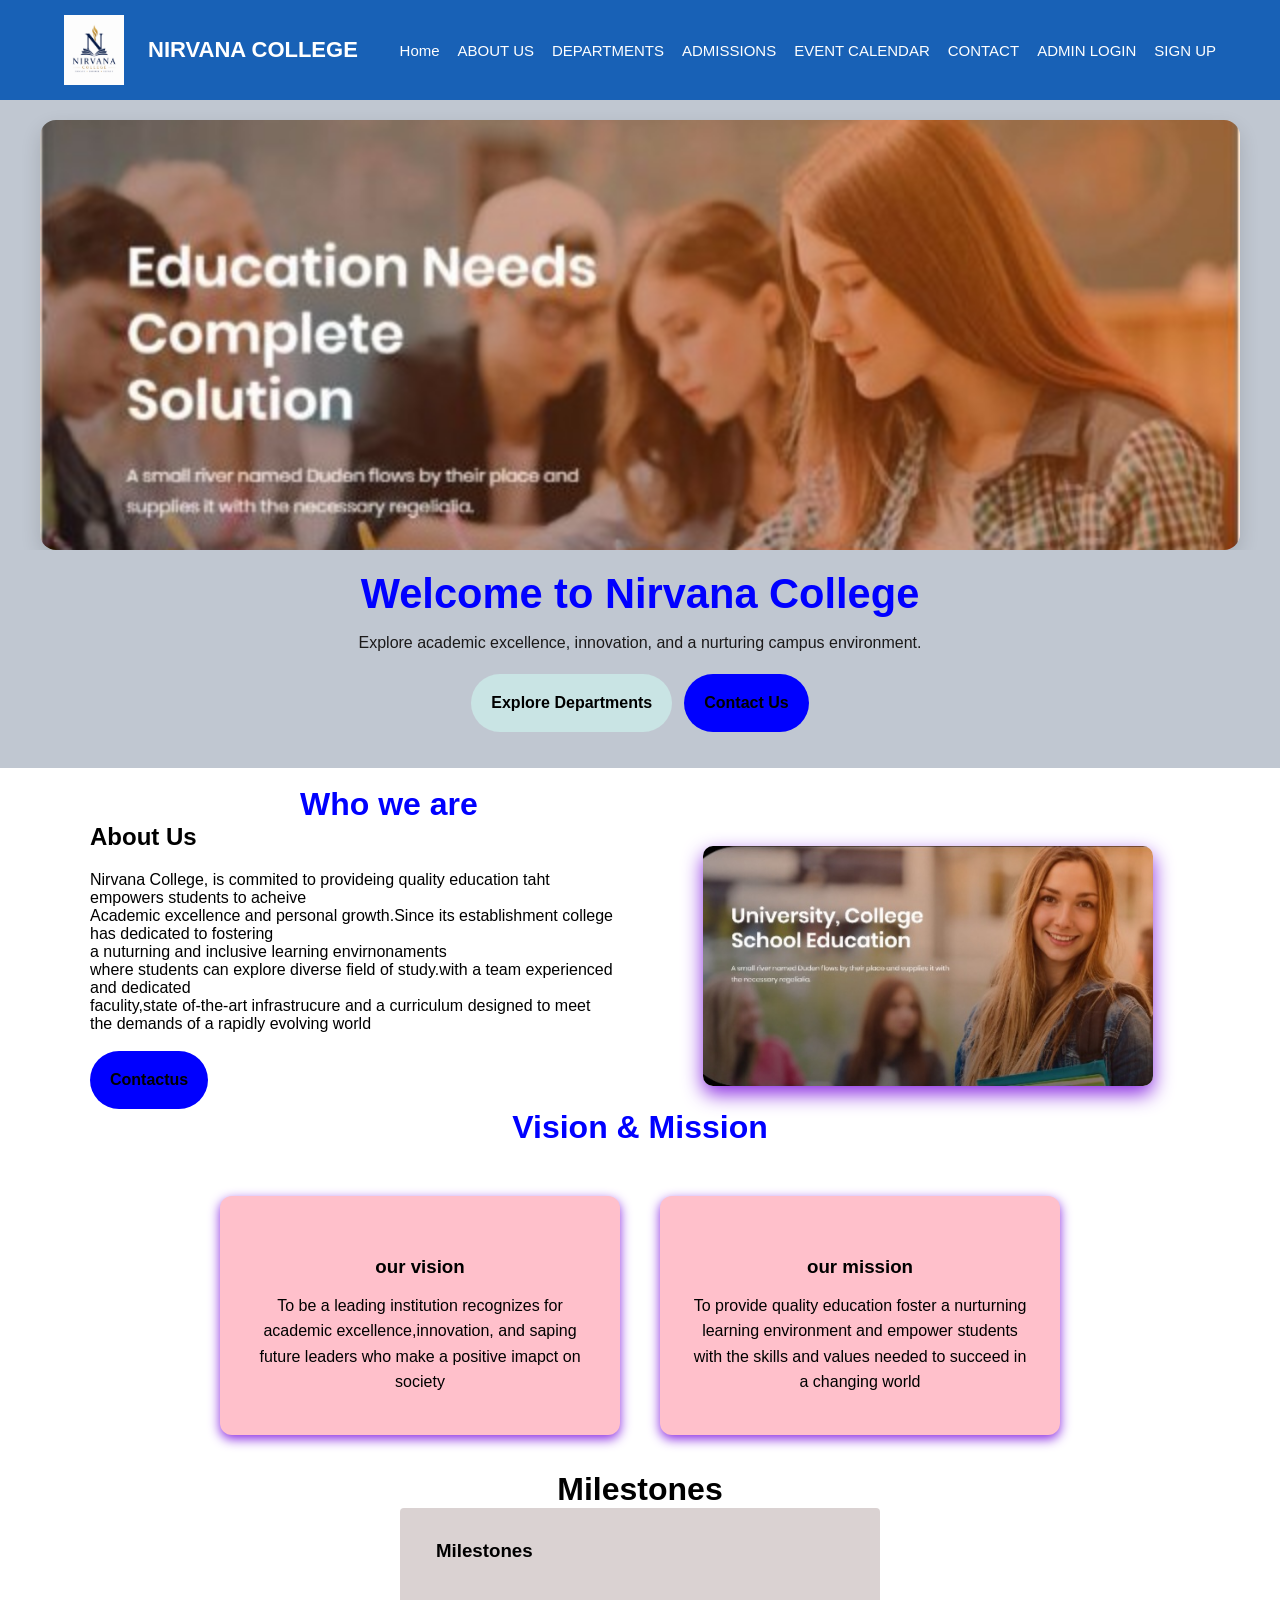
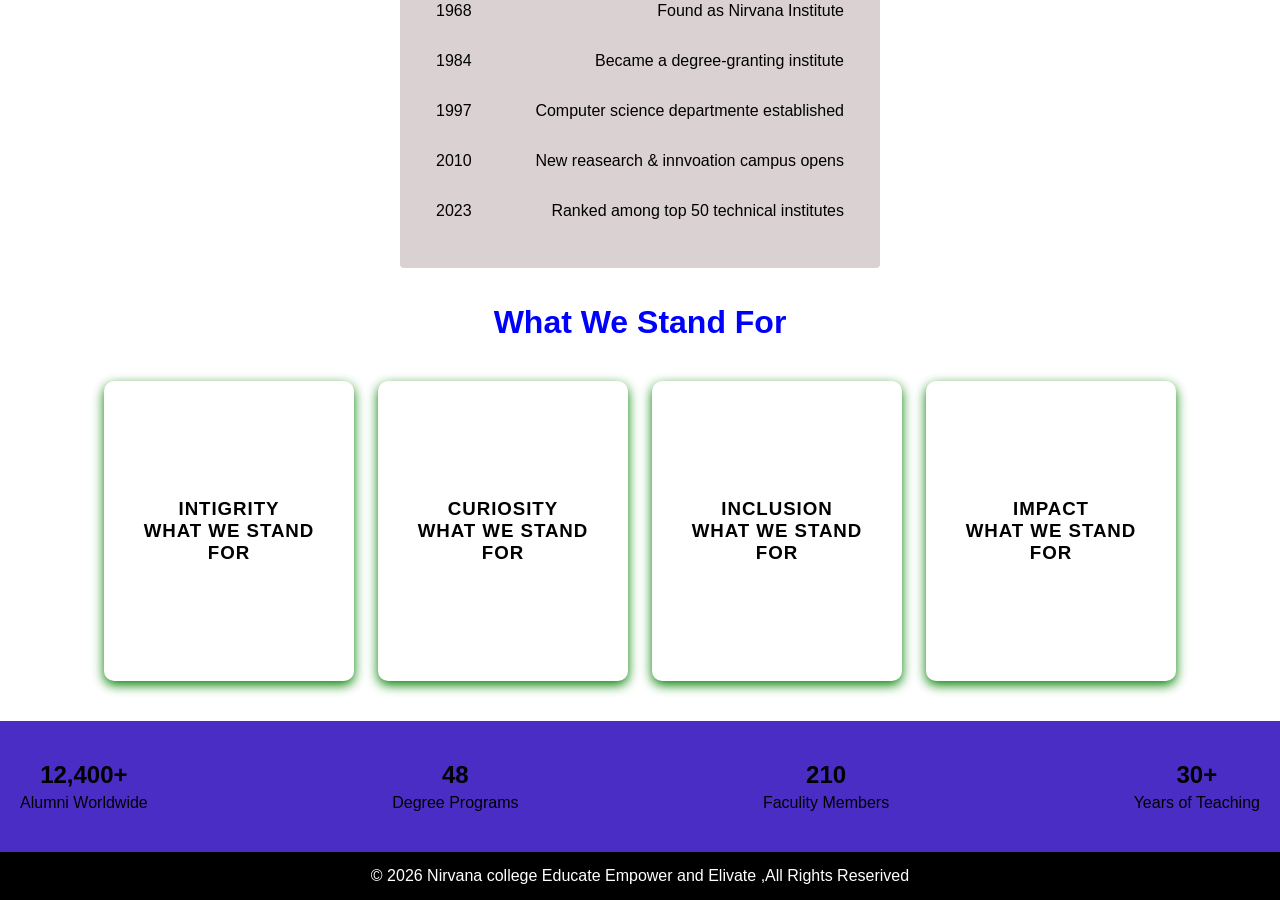
<file: aboutus.html>
<html>

<head>
    <title>college_website</title>
    <style>
        body {
            font-family: 'Segoe UI', Tahoma, Geneva, Verdana, sans-serif;
        }

        header {
            background: rgba(15, 91, 179, 0.959);
            color: #fff;
            position: sticky;
            top: 0;
            z-index: 999;

        }

        .navbar {
            display: flex;
            justify-content: space-between;
            align-items: center;
            padding: 15px 0;
            width: 90%;
            max-width: 1200px;
            margin: auto;
            position: relative;
        }

        .logo {
            display: flex;
            font-size: 22px;
            font-weight: bold;
            align-items: center;
            gap: 12px;
            flex: 1;
            min-width: 0;
        }

        .logo img {
            width: 60px;
            height: 70px;
            margin-right: 12px;
        }



        nav ul {
            display: flex;
            list-style: none;
        }

        nav ul li {
            margin-left: 25px;
        }

        nav ul li a {
            color: white;
            text-decoration: none;
        }

        .hamburger {
            display: none;
            flex-direction: column;
            justify-content: space-between;
            width: 42px;
            height: 28px;
            background: rgba(255, 255, 255, 0.14);
            border: 1px solid rgba(255, 255, 255, 0.95);
            border-radius: 8px;
            cursor: pointer;
            margin-left: 10px;
            padding: 6px;
            position: absolute;
            right: 0;
            top: 50%;
            transform: translateY(-50%);
            z-index: 1001;
            flex-shrink: 0;
        }

        .hamburger span {
            display: block;
            height: 3px;
            background: #fff;
            border-radius: 2px;
        }

        nav#navMenu {
            display: flex;
            align-items: center;
            margin-left: auto;
            padding: 0;
        }

        nav#navMenu ul {
            display: flex;
            flex-direction: row;
            gap: 18px;
            padding-left: 0;
            margin: 0;
            width: auto;
        }

        nav#navMenu ul li {
            margin-left: 0;
        }

        nav#navMenu ul li a {
            color: #fff;
            font-size: 15px;
            display: block;
            padding: 6px 0;
            white-space: nowrap;
        }

        .menu-backdrop {
            position: fixed;
            inset: 0;
            background: rgba(0, 0, 0, 0.4);
            opacity: 0;
            pointer-events: none;
            transition: opacity .28s;
            z-index: 900;
        }

        .menu-backdrop.visible {
            opacity: 1;
            pointer-events: auto;
        }

        body.menu-open {
            overflow: hidden;
        }

        @media (max-width: 1024px) {
            .navbar {
                width: 95%;
                padding: 12px 56px 12px 12px;
                position: relative;
            }

            .logo {
                font-size: 18px;
                padding-right: 44px;
            }

            .logo img {
                width: 48px;
                height: 56px;
            }

            .hamburger {
                display: flex !important;
                position: absolute;
                right: 12px;
                top: 50%;
                transform: translateY(-50%);
            }

            nav#navMenu {
                position: fixed;
                top: 0;
                right: -100%;
                width: min(82%, 320px);
                height: 100vh;
                background: rgba(15, 91, 179, 0.98);
                align-items: flex-start;
                padding: 80px 24px 24px;
                transition: right .28s ease;
                z-index: 1000;
                box-shadow: -8px 0 24px rgba(0,0,0,0.2);
            }

            nav#navMenu.open {
                right: 0;
            }

            nav#navMenu ul {
                flex-direction: column;
                gap: 18px;
                width: 100%;
            }

            nav#navMenu ul li a {
                font-size: 18px;
                padding: 6px 0;
            }

        }


        /*...........................Tablet..................*/
        @media(max-width:600px) {
            .navbar {
                flex-direction: row;
                align-items: center;
                justify-content: space-between;
                gap: 10px;
                width: 100%;
                padding: 12px 16px;
            }

            nav {
                width: auto;
            }

            nav ul {
                display: flex;
                flex-wrap: wrap;
                justify-content: center;
                gap: 10px;
            }

            nav ul li {
                margin: 0;
            }

            nav ul li a {
                font-size: 14px;
            }
        }

        /*laptop*/
        @media(max-width:1024px) {
            .navbar {
                width: 95%;
                padding: 15px 20px;
                flex-wrap: wrap;
                justify-content: space-between;
            }

            nav ul {
                flex-wrap: wrap;
                justify-content: center;
                gap: 14px;
            }

            nav ul li {
                margin: 0;
            }

        }



        .hero-banner {
            background: #c0c7d1;
            padding: 20px 16px 0;
        }

        .hero-banner img {
            width: 100%;
            max-width: 1200px;
            height: auto;
            max-height: 460px;
            object-fit: cover;
            display: block;
            margin: 0 auto;
            border-radius: 16px;
            box-shadow: 0 8px 20px rgba(0, 0, 0, 0.14);
        }

        .hero-content {
            background: #c0c7d1;
            padding: 20px 16px 36px;
            text-align: center;
        }

        .hero-content h1 {
            color: blue;
            margin: 0 0 12px;
            font-size: clamp(1.8rem, 4vw, 2.6rem);
        }

        .hero-content p {
            margin: 0 auto 18px;
            max-width: 700px;
            line-height: 1.6;
            color: #1b1a1a;
        }

        .hero-buttons {
            display: flex;
            justify-content: center;
            flex-wrap: wrap;
            gap: 12px;
        }









        .class {
            background-color: rgb(197, 152, 93);
            text-align: center;
            padding: 40px;


        }

        .btn-Explore {
            display: inline-block;
            color: orange;
            color: black;
            font-weight: bold;
            padding: 20px;
            border-radius: 30px;
            text-decoration: none;
            align-items: center;
            justify-content: center;
            background-color: rgb(201, 228, 228);
        }

        .btn-Explore:hover {
            color: #0d47a1;
            justify-content: center;
            align-items: center;
        }

        * {
            margin: 0;
            padding: 0;
            box-sizing: border-box;
        }

        .container {
            display: flex;
            align-items: center;
            justify-content: space-between;
            max-width: 1100px;
            margin: 0 auto;
            gap: 50px;
            flex-wrap: wrap;
        }

        .left {
            flex: 1;
            min-width: 300px;
        }

        .left h2 {
            margin-bottom: 20px;
        }

        .right {
            flex: 1;
            min-width: 28px;
            display: flex;
            justify-content: center;
        }

        .right img {
            width: 100%;
            max-width: 450px;
            border-radius: 10px;
            box-shadow: 0 8px 20px blueviolet;
            display: block;
        }

        @media (max-width:768px) {
            .container {
                flex-direction: column;
                text-align: center;
            }
        }

        .btn-contactus {
            display: inline-block;
            background-color: blue;
            color: black;
            font-weight: bold;
            padding: 20px;
            border-radius: 30px;
            text-decoration: none;
        }

        .btn-contactus:hover {
            background-color: pink;
            justify-content: center;
            align-items: center;

        }

        .heading {
            text-align: center;
            color: blue;
            margin-bottom: 50px;
        }

        .box-container {
            display: flex;
            justify-content: center;
            gap: 40px;
            max-width: 1000px;
            margin: 0 auto;
            flex-wrap: wrap;
        }

        .better {
            background: pink;
            flex: 1;
            min-width: 280px;
            max-width: 400px;
            padding: 40px 30px;
            border-radius: 12px;
            box-shadow: 0 4px 12px blueviolet;
            text-align: center;
            cursor: pointer;
            transition: all 0.35s ease;
        }

        .better .icon {
            margin-bottom: 20px;

        }

        .better h3 {
            margin-bottom: 15px;
            transition: color 0.35s ease;

        }

        .better p {
            transition: color 0.35s ease;
            line-height: 1.6;
        }

        .better:hover {
            background: green;
            transform: translateY(-10px);
            box-shadow: 0 12px 25 px yellow;
        }

        .better:hover h3,
        .better:hover p {
            color: aquamarine;
        }

        .builder {
            display: flex;
            justify-content: center;
            gap: 24px;
            flex-wrap: wrap;
            padding: 40px 20px;
        }

        .info-box {
            position: relative;
            width: 250px;
            height: 300px;
            border-radius: 10px;
            background: white;
            box-shadow: 0 4px 12px green;
            cursor: pointer;
            display: flex;
            flex-direction: column;
            justify-content: center;
            align-items: center;
            text-align: center;
            padding: 20px;
            overflow: hidden;
            transition: background 0.4s ease, transform 0.3s ease;
        }

        .info-box h3 {
            color: black;
            text-transform: uppercase;
            letter-spacing: 0.05em;
            margin-bottom: 0;
            transition: margin-bottom 0.4s ease;
        }

        .info-box p {
            color: blue;
            line-height: 1.5;
            max-height: 0;
            opacity: 0;
            overflow: hidden;
            transition: max-height 0.4s ease, opacity 0.4s ease, margin-top 0.4s ease;
        }

        .info-box:hover {
            background: rgb(94, 212, 110);
            transform: translateY(-6px);
        }

        .info-box:hover h3 {
            margin-bottom: 14px;
        }

        .info-box:hover p {
            max-height: 150px;
            opacity: 1;
            margin-top: 4px;


        }

        @media(max-width:700px) {
            .info-box {
                width: 90%;
            }

        }

        .status-banner {
            background: rgb(73, 45, 197);
            display: flex;
            justify-content: space-between;
            flex-wrap: wrap;
            padding: 40px 20px;
            text-align: center;
        }

        .point h2 {
            margin: 0 0 5px 0;

        }

        .point p {
            margin: 0;

        }

        footer {
            background: black;
            color: white;
            text-align: center;
            padding: 15px;
        }

        .page {
            justify-content: center;
            margin-left: 400px;
        }

        .ledger {
            width: 100%;
            max-width: 480px;
            background: rgb(218, 210, 210);
            border: 1px solide pink;
            padding: 32px 36px;
            border-radius: 4px;
        }

        .ledger h3 {
            margin-bottom: 24px;
        }

        .ledger-row {
            display: flex;
            justify-content: space-between;
            gap: 20px;
            padding: 16px 0;

        }

        .ledger-row .yr {
            color: black;

        }

        .ledger-row .ev {
            color: black;
            text-align: right;
        }
    </style>
</head>

<body>
    <header>
        <div class="navbar">
            <div class="logo">
                <img src="clg.png" alt="logo">


                NIRVANA COLLEGE
            </div>

            <button class="hamburger" aria-label="Toggle menu" aria-expanded="false">
                <span></span>
                <span></span>
                <span></span>

            </button>



            <nav id="navMenu">
                <ul>
                    <li><a href="index.html">Home</a></li>
                    <li><a href="aboutus.html">ABOUT US</a></li>
                    

                    <li><a href="department.html">DEPARTMENTS</a></li>
                    <li><a href="admissions.html">ADMISSIONS</a></li>

                    <li><a href="events.html">EVENT CALENDAR</a></li>
                    <li><a href="contact.html">CONTACT</a></li>
                    
                    <li><a href="login.html">ADMIN LOGIN</a></li>
                    <li><a href="signup.html">SIGN UP</a></li>
                </ul>
            </nav>

        </div>

    </header>

    <div class="hero-banner">
        <img src="logo.jpg" />
    </div>
    <div class="hero-content">
        <h1>Welcome to Nirvana College</h1>
        <p>Explore academic excellence, innovation, and a nurturing campus environment.</p>
        <div class="hero-buttons">
            <a href="department.html" class="btn-Explore">Explore Departments</a>
            <a href="contact.html" class="btn-contactus">Contact Us</a>
        </div>
    </div>
    <br>


    <h1 style="color: blue; text-align: left; padding-left: 300px;">Who we are</h1>
    <div class="container">
        <div class="left">
            <h2>About Us</h2>
            <p> Nirvana College, is commited to provideing quality education taht empowers students to acheive </p>
            <p>Academic excellence and personal growth.Since its establishment college has dedicated to fostering</p>
            <p> a nuturning and inclusive learning envirnonaments</p>
            <p>where students can explore diverse field of study.with a team experienced and dedicated</p>
            <p> faculity,state of-the-art infrastrucure and a curriculum designed to meet the demands of a rapidly
                evolving world</p>
            <br>

            <div class="exam">
                <a href="contact.html" class="btn-contactus">Contactus</a>
            </div>
        </div>
        <div class="right">


            <img src="lg.jpg">
        </div>
    </div>
    <h1 class="heading">Vision & Mission</h1>
    <div class="box-container">
        <div class="better">
            <div class="icon"></div>
            <h3>our vision</h3>
            <p>To be a leading institution recognizes for academic excellence,innovation, and saping future leaders who
                make a positive imapct on society</p>
        </div>
        <div class="better">
            <div class="icon"></div>
            <h3>our mission</h3>
            <p>To provide quality education foster a nurturning learning environment and empower students with the
                skills and values needed to succeed in a changing world</p>
        </div>
    </div>

    <br>
    <br>
    <center>
        <h1>Milestones</h1>
    </center>
    <div class="page">
        <div class="ledger">
            <h3>Milestones</h3>
            <div class="ledger-row">
                <span class="yr">1968</span>
                <span class="ev">Found as Nirvana Institute </span>
            </div>


            <div class="ledger-row">
                <span class="yr">1984</span>
                <span class="ev">Became a degree-granting institute</span>
            </div>

            <div class="ledger-row">
                <span class="yr">1997</span>
                <span class="ev">Computer science departmente established</span>
            </div>
            <div class="ledger-row">
                <span class="yr">2010</span>
                <span class="ev">New reasearch & innvoation campus opens</span>
            </div>
            <div class="ledger-row">
                <span class="yr">2023</span>
                <span class="ev">Ranked among top 50 technical institutes</span>


            </div>
        </div>
    </div>
    <br>
    <br>
    <center>
        <h1 style="color: blue;">What We Stand For</h1>
    </center>
    <div class="builder">
        <div class="info-box">
            <h3>Intigrity </h3>
            <h3>what we stand for</h3>
            <p>Honesty in research, teaching , and assesment - no shortcuts.</p>
        </div>
        <div class="info-box">
            <h3>Curiosity </h3>
            <h3>What we stand for </h3>
            <p>Encouraaging students to askkk why,not just how.</p>
        </div>
        <div class="info-box">
            <h3>Inclusion</h3>
            <h3>What we stand for</h3>
            <p>Acampus open to every background,discipline, and idea.</p>
        </div>
        <div class="info-box">
            <h3>Impact </h3>
            <h3>What we stand for</h3>
            <p>Working that's judged by the problem it actually solves.</p>
        </div>
    </div>
    <div class="status-banner">
        <div class="point">
            <h2>12,400+</h2>
            <p>Alumni Worldwide</p>
        </div>
        <div class="point">
            <h2>48</h2>
            <p>Degree Programs</p>
        </div>

        <div class="point">
            <h2>210</h2>
            <p>Faculity Members</p>
        </div>

        <div class="point">
            <h2>30+</h2>
            <p>Years of Teaching </p>
        </div>






    </div>
    <footer>
        &copy; 2026 Nirvana college Educate Empower and Elivate ,All Rights Reserived
    </footer>
    <script>
        const btn = document.querySelector('.hamburger');
        const nav = document.getElementById('navMenu');
        const backdrop = document.createElement('div');
        backdrop.className = 'menu-backdrop';
        document.body.appendChild(backdrop);

        if (btn && nav) {
            function closeMenu() {
                nav.classList.remove('open');
                btn.setAttribute('aria-expanded', 'false');
                backdrop.classList.remove('visible');
                document.body.classList.remove('menu-open');
            }

            function openMenu() {
                nav.classList.add('open');
                btn.setAttribute('aria-expanded', 'true');
                backdrop.classList.add('visible');
                document.body.classList.add('menu-open');
            }

            btn.addEventListener('click', () => {
                const opened = nav.classList.contains('open');
                if (opened) {
                    closeMenu();
                } else {
                    openMenu();
                }
            });
            backdrop.addEventListener('click', closeMenu);
            nav.querySelectorAll('a').forEach(a => a.addEventListener('click', closeMenu));
            document.addEventListener('keydown', (e) => {
                if (e.key === 'Escape') closeMenu();
            });
        }
    </script>



</body>

</html>
</file>
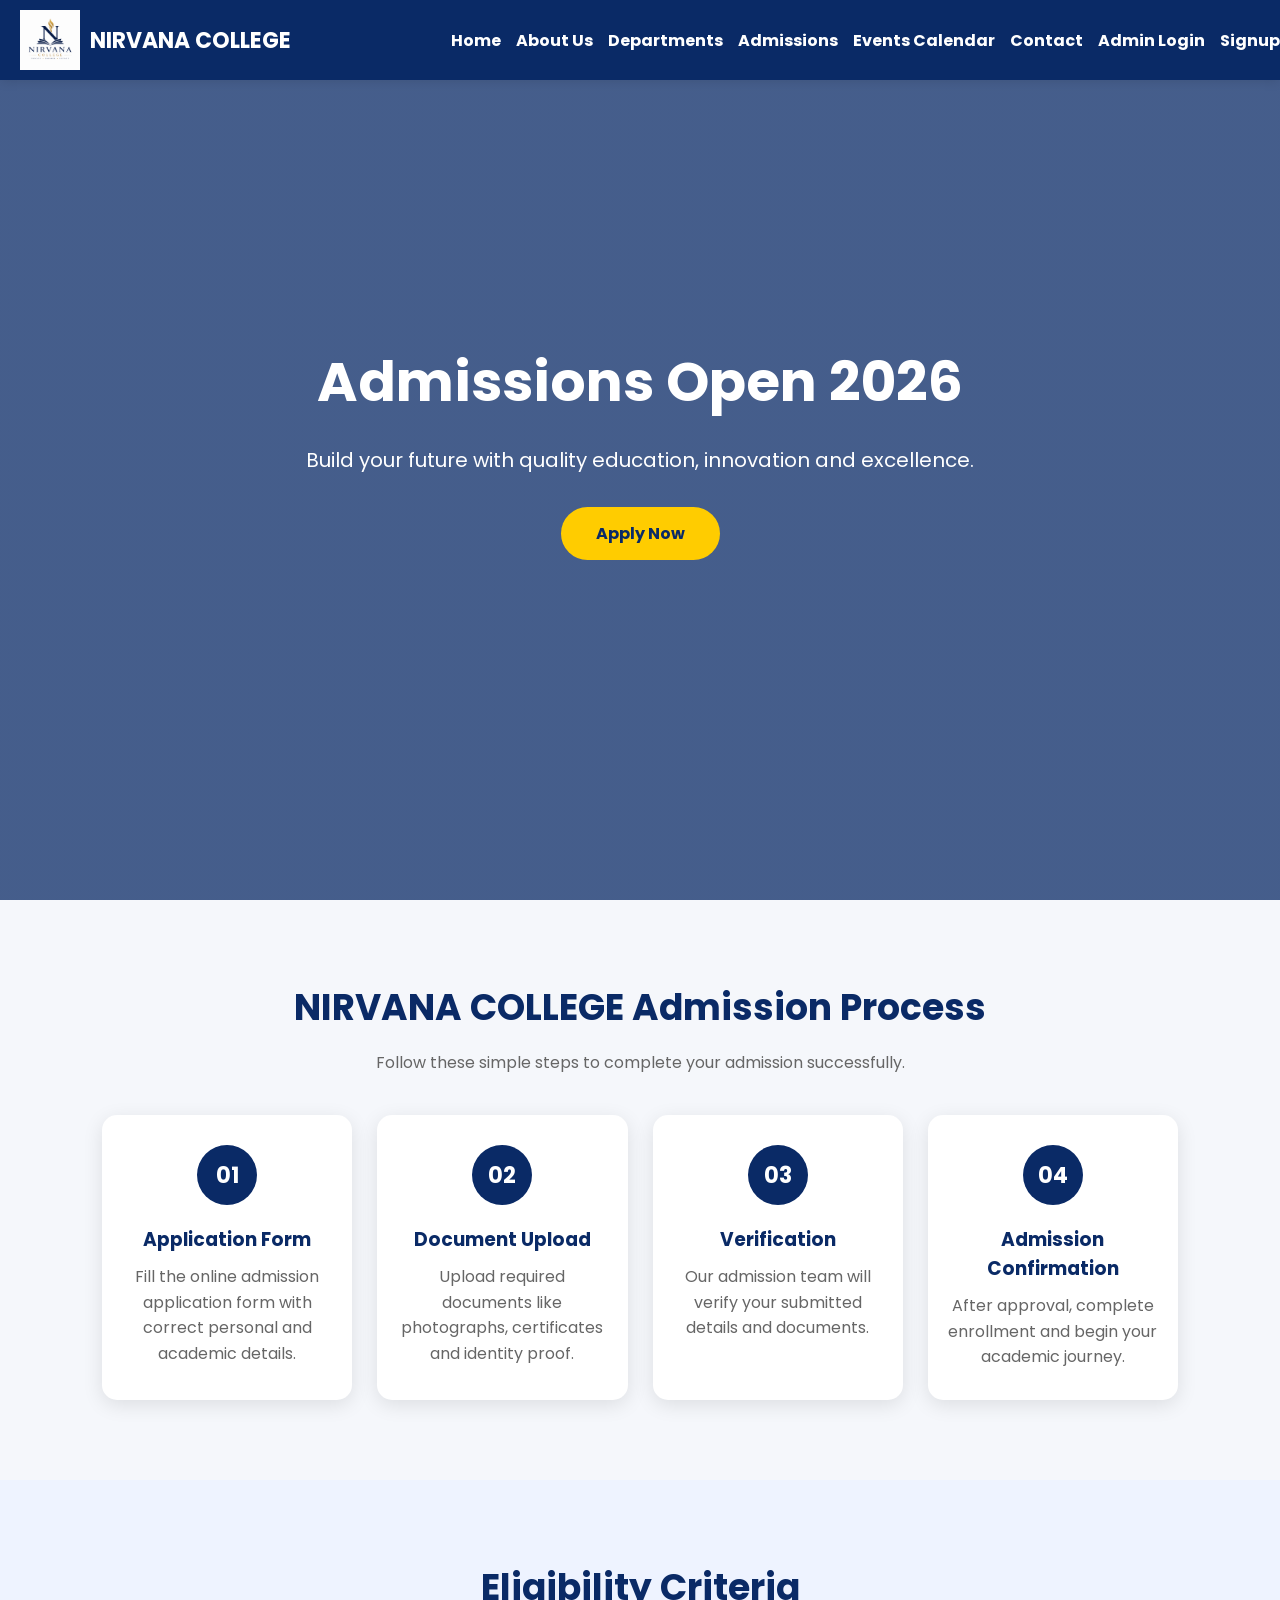
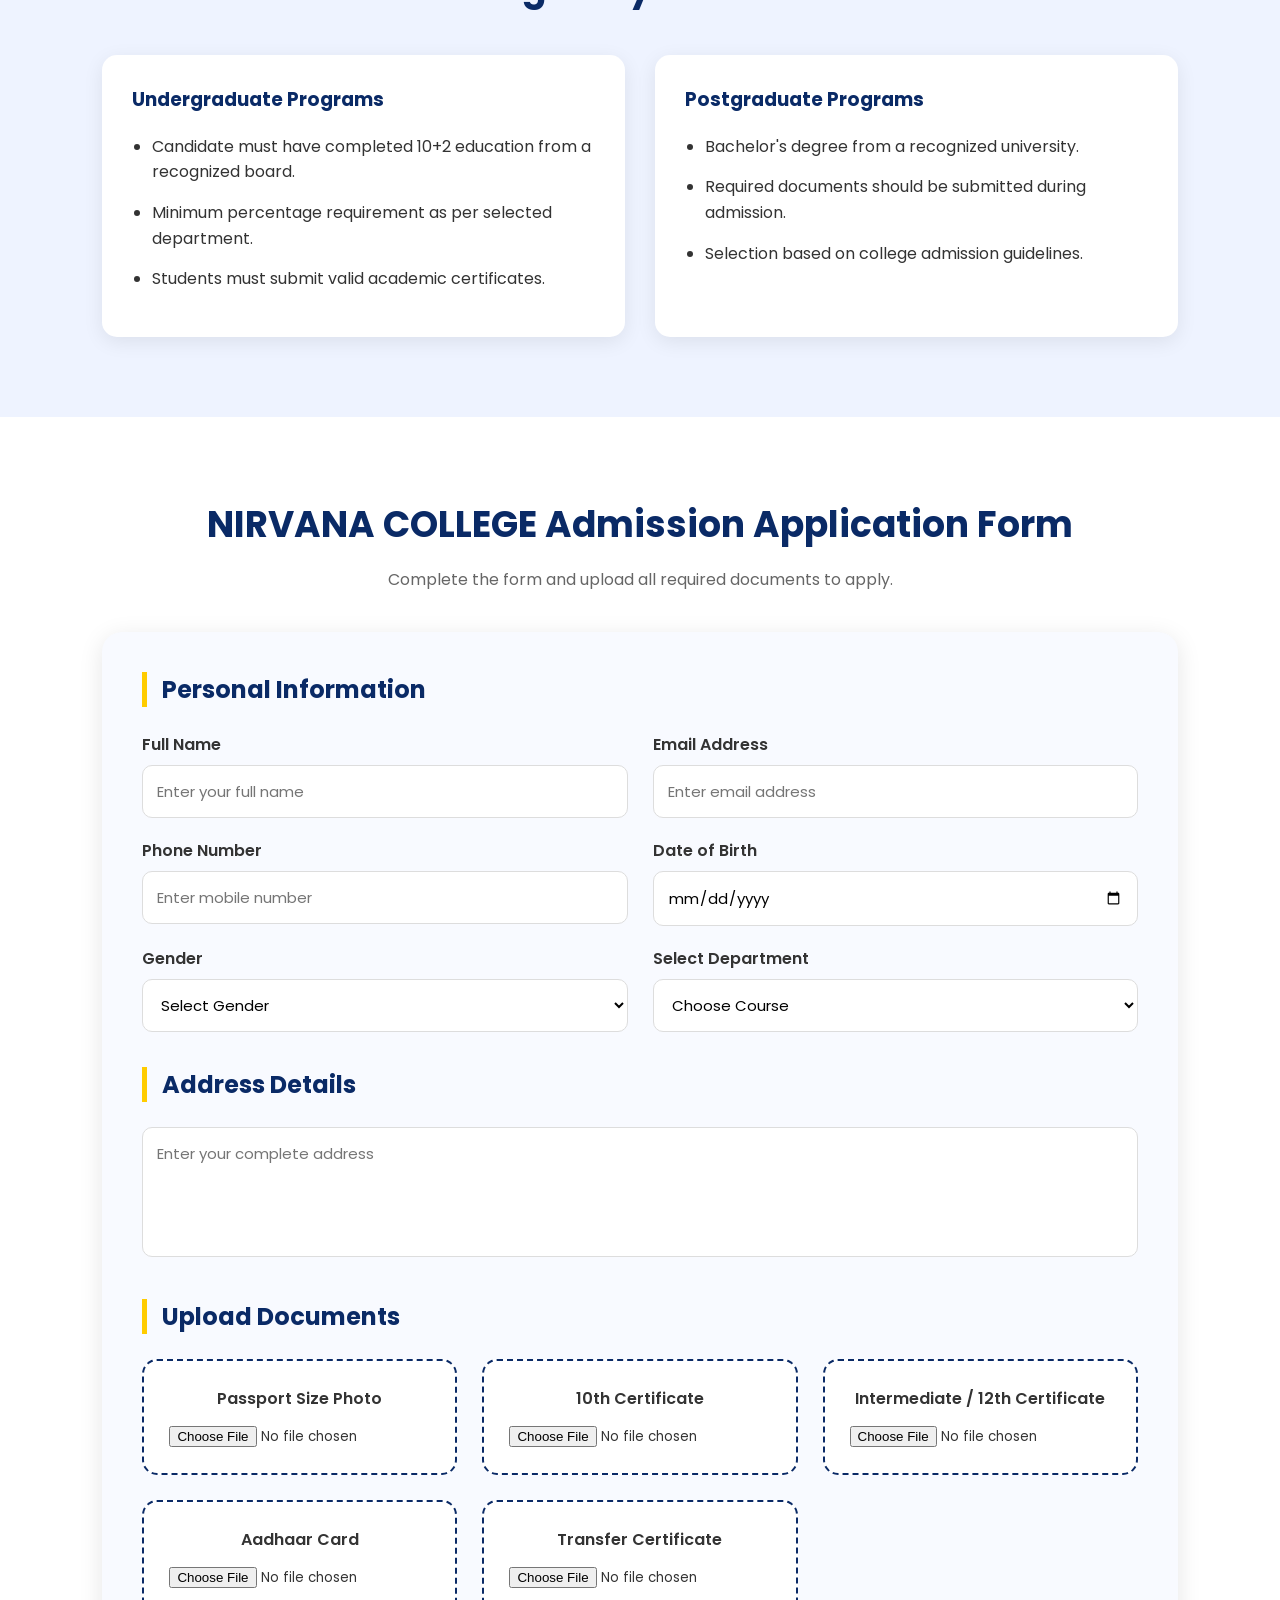
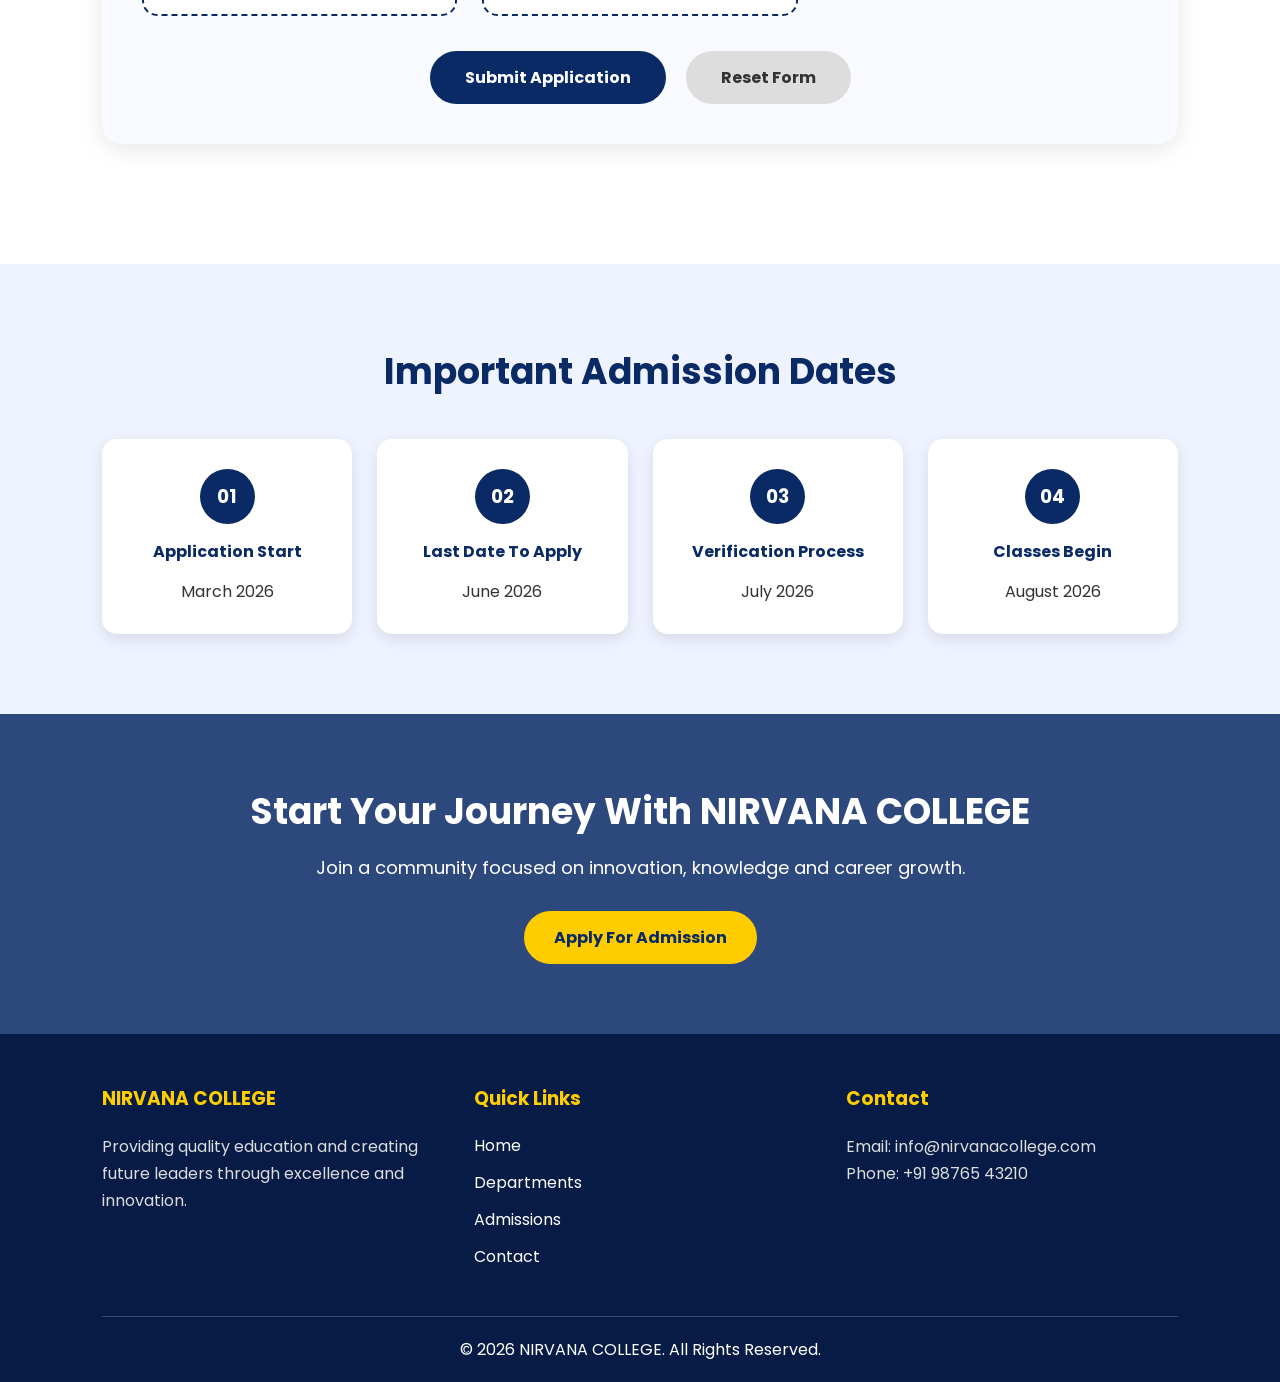
<file: admissions.html>
<!DOCTYPE html>
<html lang="en">

<head>

<meta charset="UTF-8">
<meta name="viewport" content="width=device-width, initial-scale=1.0">

<title>Admissions | NIRVANA COLLEGE</title>

<link rel="stylesheet" href="admissions.css">

<link href="https://fonts.googleapis.com/css2?family=Poppins:wght@400;500;600;700&display=swap" rel="stylesheet">

</head>


<body>


<!-- HEADER -->

<header>

<nav class="navbar">


<div class="logo">

<img src="1000034474.png">

<span>NIRVANA COLLEGE</span>

</div>



<div class="hamburger">

<span></span>
<span></span>
<span></span>

</div>




<ul class="nav-menu">


<li><a href="index.html">Home</a></li>

<li><a href="aboutus.html">About Us</a></li>

<li><a href="department.html">Departments</a></li>

<li><a href="admissions.html">Admissions</a></li>

<li><a href="events.html">Events Calendar</a></li>

<li><a href="contact.html">Contact</a></li>

<li><a href="login.html">Admin Login</a></li>

<li>
<a href="signup.html" class="signup-btn">
Signup
</a>
</li>


</ul>


</nav>

</header>





<!-- HERO SECTION -->


<section class="hero">


<div class="hero-content">


<h1>
Admissions Open 2026
</h1>


<p>
Build your future with quality education,
innovation and excellence.
</p>


<a href="#admission-form" class="hero-btn">
Apply Now
</a>


</div>


</section>
<!-- ================= ADMISSION PROCESS ================= -->


<section class="admission-process">


<h2>
NIRVANA COLLEGE Admission Process
</h2>


<p class="section-text">
Follow these simple steps to complete your admission successfully.
</p>



<div class="process-container">



<div class="process-card">

<div class="number">
01
</div>

<h3>
Application Form
</h3>

<p>
Fill the online admission application form with correct personal and academic details.
</p>

</div>





<div class="process-card">

<div class="number">
02
</div>

<h3>
Document Upload
</h3>

<p>
Upload required documents like photographs, certificates and identity proof.
</p>

</div>





<div class="process-card">

<div class="number">
03
</div>

<h3>
Verification
</h3>

<p>
Our admission team will verify your submitted details and documents.
</p>

</div>





<div class="process-card">

<div class="number">
04
</div>

<h3>
Admission Confirmation
</h3>

<p>
After approval, complete enrollment and begin your academic journey.
</p>

</div>



</div>


</section>







<!-- ================= ELIGIBILITY SECTION ================= -->


<section class="eligibility">


<h2>
Eligibility Criteria
</h2>


<div class="eligibility-container">



<div class="eligibility-card">


<h3>
Undergraduate Programs
</h3>


<ul>

<li>
Candidate must have completed 10+2 education from a recognized board.
</li>

<li>
Minimum percentage requirement as per selected department.
</li>

<li>
Students must submit valid academic certificates.
</li>


</ul>


</div>






<div class="eligibility-card">


<h3>
Postgraduate Programs
</h3>


<ul>

<li>
Bachelor's degree from a recognized university.
</li>

<li>
Required documents should be submitted during admission.
</li>

<li>
Selection based on college admission guidelines.
</li>


</ul>


</div>




</div>


</section>
<!-- ================= ADMISSION FORM ================= -->


<section class="admission-form" id="admission-form">


<h2>
NIRVANA COLLEGE Admission Application Form
</h2>


<p class="section-text">
Complete the form and upload all required documents to apply.
</p>




<form id="applicationForm">



<!-- PERSONAL DETAILS -->


<div class="form-section">


<h3>
Personal Information
</h3>



<div class="input-group">


<div class="field">

<label>
Full Name
</label>

<input type="text" id="name" placeholder="Enter your full name" required>

</div>




<div class="field">

<label>
Email Address
</label>

<input type="email" id="email" placeholder="Enter email address" required>

</div>



</div>






<div class="input-group">


<div class="field">

<label>
Phone Number
</label>

<input type="tel" id="phone" placeholder="Enter mobile number" required>

</div>




<div class="field">

<label>
Date of Birth
</label>

<input type="date" id="dob" required>

</div>


</div>







<div class="input-group">


<div class="field">

<label>
Gender
</label>


<select id="gender" required>

<option value="">
Select Gender
</option>

<option>
Male
</option>

<option>
Female
</option>

<option>
Other
</option>


</select>


</div>





<div class="field">


<label>
Select Department
</label>


<select id="course" required>


<option value="">
Choose Course
</option>


<option>
Computer Science Engineering
</option>


<option>
Electronics & Communication
</option>


<option>
Mechanical Engineering
</option>


<option>
Business Administration
</option>


<option>
Commerce
</option>


</select>


</div>


</div>



</div>









<!-- ADDRESS -->


<div class="form-section">


<h3>
Address Details
</h3>


<textarea 
id="address"
placeholder="Enter your complete address"
required>
</textarea>


</div>










<!-- DOCUMENT UPLOAD -->


<div class="form-section">


<h3>
Upload Documents
</h3>



<div class="upload-container">



<div class="upload-box">

<label>
Passport Size Photo
</label>

<input 
type="file"
id="photo"
accept="image/*"
required>

</div>






<div class="upload-box">

<label>
10th Certificate
</label>

<input 
type="file"
id="tenth"
accept=".pdf,.jpg,.png"
required>

</div>






<div class="upload-box">

<label>
Intermediate / 12th Certificate
</label>

<input 
type="file"
id="inter"
accept=".pdf,.jpg,.png"
required>

</div>







<div class="upload-box">

<label>
Aadhaar Card
</label>

<input 
type="file"
id="aadhaar"
accept=".pdf,.jpg,.png"
required>

</div>







<div class="upload-box">

<label>
Transfer Certificate
</label>

<input 
type="file"
id="tc"
accept=".pdf,.jpg,.png">

</div>



</div>


</div>









<!-- BUTTONS -->


<div class="form-buttons">


<button type="submit" class="submit-btn">
Submit Application
</button>



<button type="reset" class="reset-btn">
Reset Form
</button>


</div>



</form>



<div id="message"></div>


</section>
<!-- ================= IMPORTANT DATES ================= -->


<section class="important-dates">


<h2>
Important Admission Dates
</h2>



<div class="date-container">


<div class="date-card">


<h3>
01
</h3>

<h4>
Application Start
</h4>

<p>
March 2026
</p>


</div>




<div class="date-card">


<h3>
02
</h3>

<h4>
Last Date To Apply
</h4>

<p>
June 2026
</p>


</div>





<div class="date-card">


<h3>
03
</h3>

<h4>
Verification Process
</h4>

<p>
July 2026
</p>


</div>






<div class="date-card">


<h3>
04
</h3>

<h4>
Classes Begin
</h4>

<p>
August 2026
</p>


</div>



</div>


</section>









<!-- ================= CALL TO ACTION ================= -->


<section class="admission-banner">


<div>


<h2>
Start Your Journey With NIRVANA COLLEGE
</h2>


<p>
Join a community focused on innovation, knowledge and career growth.
</p>


<a href="#admission-form">
Apply For Admission
</a>


</div>


</section>









<!-- ================= FOOTER ================= -->


<footer>


<div class="footer-container">



<div class="footer-box">


<h3>
NIRVANA COLLEGE
</h3>


<p>
Providing quality education and creating future leaders through excellence and innovation.
</p>


</div>







<div class="footer-box">


<h3>
Quick Links
</h3>


<ul>


<li>
<a href="index.html">
Home
</a>
</li>


<li>
<a href="department.html">
Departments
</a>
</li>


<li>
<a href="admissions.html">
Admissions
</a>
</li>


<li>
<a href="contact.html">
Contact
</a>
</li>


</ul>


</div>








<div class="footer-box">


<h3>
Contact
</h3>


<p>
Email: info@nirvanacollege.com
</p>


<p>
Phone: +91 98765 43210
</p>


</div>




</div>




<p class="copyright">

© 2026 NIRVANA COLLEGE. All Rights Reserved.

</p>


</footer>








<script src="admissions.js"></script>


</body>


</html>
</file>
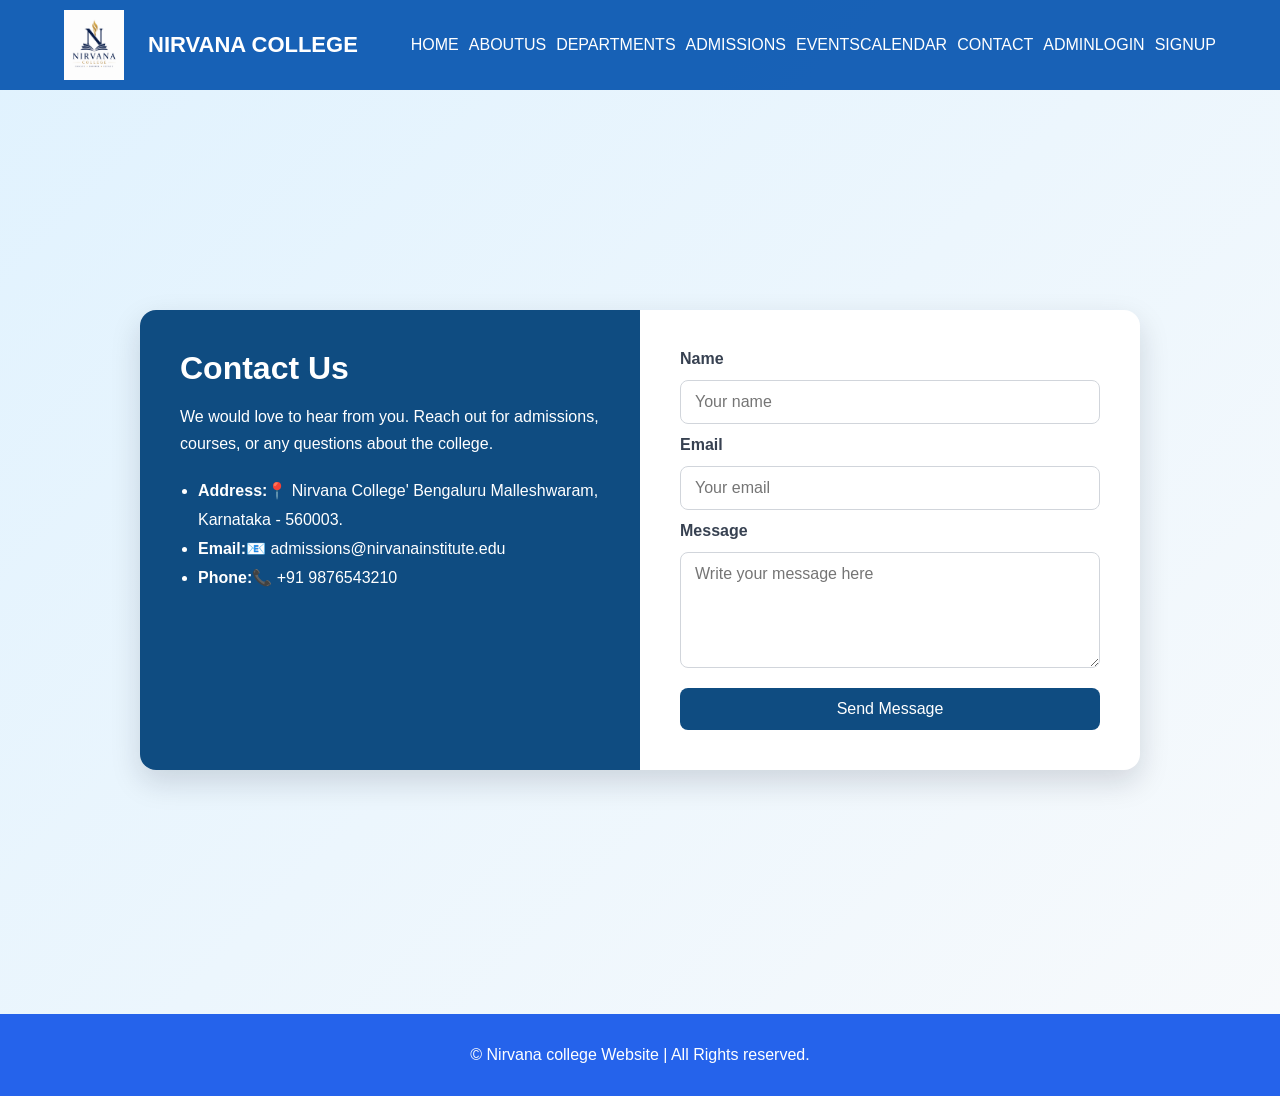
<file: contact.html>
<!DOCTYPE html>
<html lang="en">
<head>
    <meta charset="utf-8" />
    <meta name="viewport" content="width=device-width, initial-scale=1" />
    <title>Contact Us |Nirvana College Name</title>
    <link rel="stylesheet" href="contact.css" />
</head>
<body>
    <header>
        <div class="navbar">
                <div class="logo">
                     <img src="logocg.png" alt="logo">
                     

                     NIRVANA COLLEGE
                </div>
                 <button class="hamburger" aria-label="Toggle menu" aria-expanded="false">
  <span></span>
  <span></span>
  <span></span>
</button>
                
                <nav id="navMenu">
                    <ul>
                        <li><a href="index.html">HOME</a></li>
                        <li><a href="aboutus.html">ABOUTUS</a></li>
                        <li><a href="department.html">DEPARTMENTS</a></li>
                        <li><a href="admissions.html">ADMISSIONS</a></li>
                        <li><a href="events.html">EVENTSCALENDAR</a></li>
                        <li><a href="contact.html">CONTACT</a></li>
                        <li><a href="login.html" > ADMINLOGIN</a></li>
                        <li><a href="signup.html" >SIGNUP</a></li>
                    </ul>
                </nav>

            </div>

    </header>
    <div class="page">
        <section class="contact-card">
            <div class="info">
                <h1>Contact Us</h1>
                <p>We would love to hear from you. Reach out for admissions, courses, or any questions about the college.</p>
                <ul>
                    <li><strong>Address:</strong>📍 Nirvana College'
                     Bengaluru Malleshwaram, Karnataka - 560003.</li>
                    <li><strong>Email:</strong>📧 admissions@nirvanainstitute.edu</li>
                    <li><strong>Phone:</strong>📞 +91 9876543210</li>
                </ul>
            </div>
    
            <form class="contact-form">
                <label for="name">Name</label>
                <input type="text" id="name" name="name" placeholder="Your name" required />

                <label for="email">Email</label>
                <input type="email" id="email" name="email" placeholder="Your email" required />

                <label for="message">Message</label>
                <textarea id="message" name="message" rows="5" placeholder="Write your message here" required></textarea>

                <button type="submit">Send Message</button>
            </form>
        </section>
    </div> 
    <footer>
        <p>
            &copy; Nirvana college Website | All Rights reserved.
        </p>
    </footer>
    <script>
const btn = document.querySelector('.hamburger');
const nav = document.getElementById('navMenu');
const backdrop = document.createElement('div');
backdrop.className = 'menu-backdrop';
document.body.appendChild(backdrop);

function closeMenu(){
  nav.classList.remove('open');
  btn.setAttribute('aria-expanded','false');
  backdrop.classList.remove('visible');
}
btn.addEventListener('click', ()=>{
  const opened = nav.classList.toggle('open');
  btn.setAttribute('aria-expanded', opened);
  backdrop.classList.toggle('visible', opened);
});
backdrop.addEventListener('click', closeMenu);
nav.querySelectorAll('a').forEach(a=> a.addEventListener('click', closeMenu));
</script>
</body>
</html>
</file>
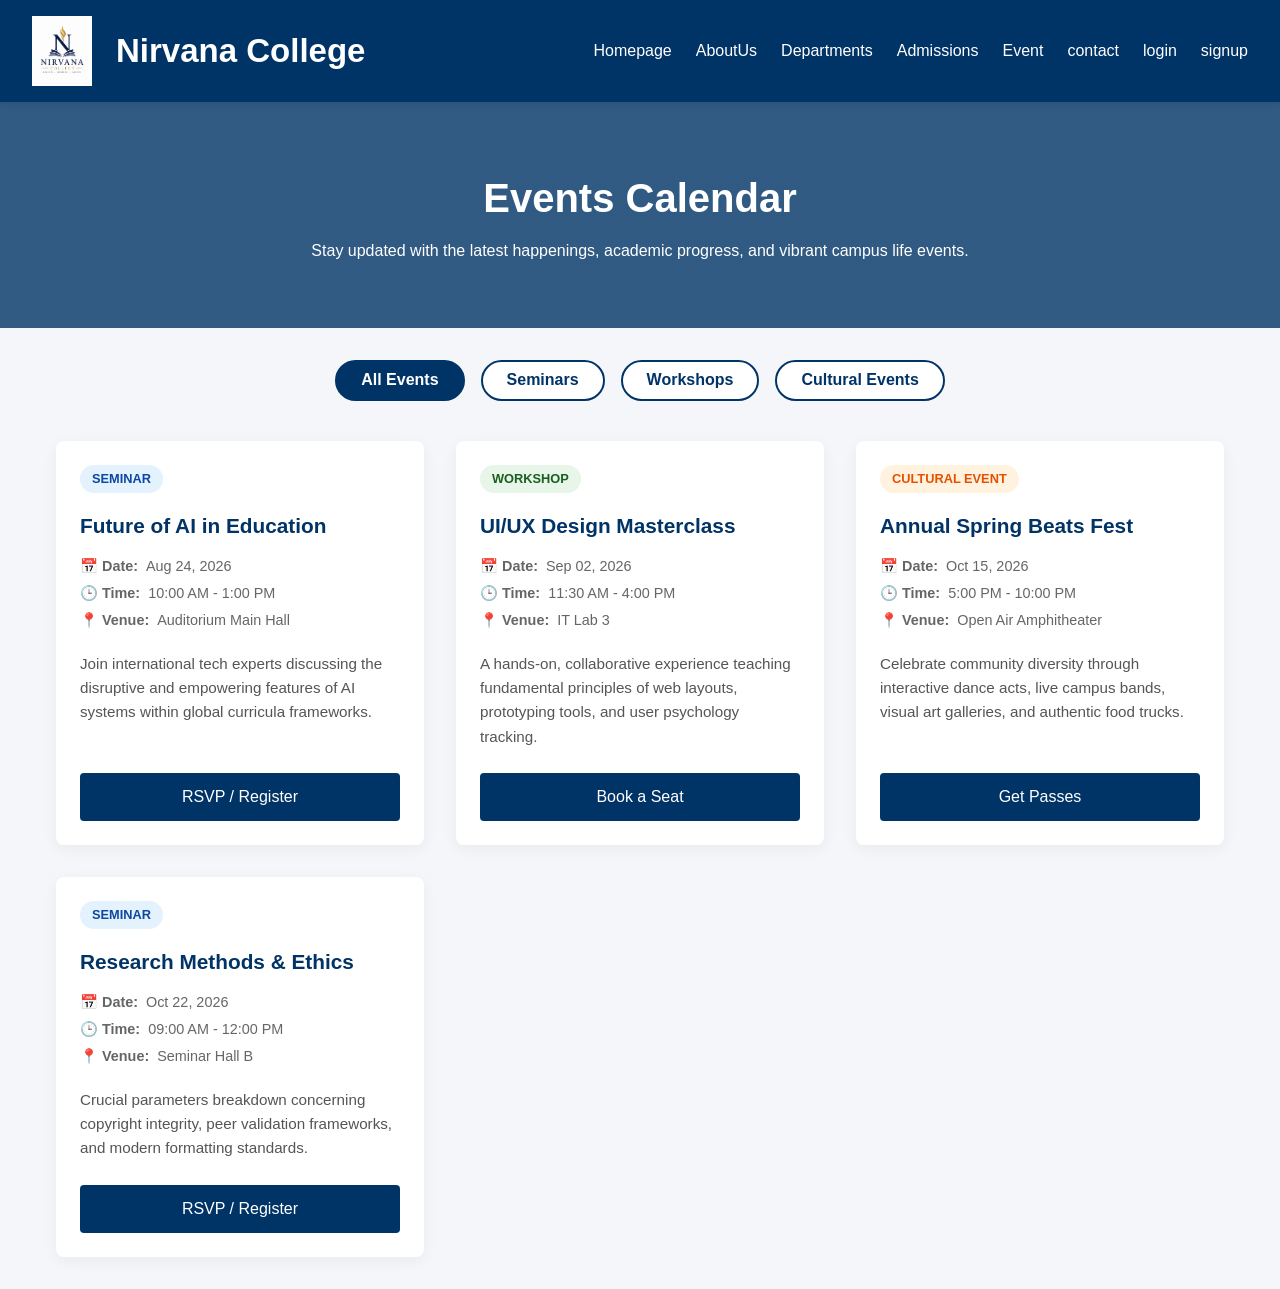
<file: events.html>
<!DOCTYPE html>
<html lang="en">
<head>
    <meta charset="UTF-8">
    <meta name="viewport" content="width=device-width, initial-scale=1.0">
    <title>Events Calendar - College Website</title>
    <style>
        /* --- Reset & Base Styles --- */
        * {
            margin: 0;
            padding: 0;
            box-sizing: border-box;
            font-family: 'Segoe UI', Tahoma, Geneva, Verdana, sans-serif;
        }

        body {
            background-color: #f4f6f9;
            color: #333;
            line-height: 1.6;
        }

        /* --- Navbar Styles --- */
        .navbar {
            background-color: #003366; /* Academic Blue */
            color: #fff;
            display: flex;
            justify-content: space-between;
            align-items: center;
            padding: 1rem 2rem;
            position: sticky;
            top: 0;
            z-index: 1000;
            box-shadow: 0 2px 5px rgba(0,0,0,0.1);
        }

        .logo{
                    display: flex;
                    font-size:22px;
                    font-weight:bold;
                    align-items: center;
                    gap: 12px;
                }

                .logo img{
                    width:60px;
                    height:70px;
                    margin-right: 12px;
                }

        .nav-logo h2 {
            font-weight: 600;
            letter-spacing: 1px;
        }

        .nav-links {
            display: flex;
            list-style: none;
            gap: 1.5rem;
        }

        .nav-links a {
            color: #fff;
            text-decoration: none;
            font-weight: 500;
            transition: color 0.3s ease;
        }

        .nav-links a:hover, .nav-links a.active {
            color: #ffcc00; /* Accent Yellow */
        }

        /* Hamburger Menu Icon */
        .hamburger {
            display: none;
            cursor: pointer;
            flex-direction: column;
            gap: 5px;
        }

        .hamburger span {
            display: block;
            width: 25px;
            height: 3px;
            background-color: #fff;
            transition: all 0.3s ease;
        }

        /* --- Header Section --- */
        .header {
            background: linear-gradient(rgba(0, 51, 102, 0.8), rgba(0, 51, 102, 0.8)), url('https://images.unsplash.com/photo-1523050854058-8df90110c9f1?auto=format&fit=crop&w=1200&q=80') no-repeat center center/cover;
            color: white;
            text-align: center;
            padding: 4rem 1rem;
        }

        .header h1 {
            font-size: 2.5rem;
            margin-bottom: 0.5rem;
        }

        /* --- main Layout & Filter --- */
        .container {
            max-width: 1200px;
            margin: 2rem auto;
            padding: 0 1rem;
        }

        .filter-container {
            display: flex;
            justify-content: center;
            gap: 1rem;
            margin-bottom: 2.5rem;
            flex-wrap: wrap;
        }

        .filter-btn {
            background-color: #fff;
            border: 2px solid #003366;
            color: #003366;
            padding: 0.6rem 1.5rem;
            font-size: 1rem;
            font-weight: 600;
            border-radius: 25px;
            cursor: pointer;
            transition: all 0.3s ease;
        }

        .filter-btn.active, .filter-btn:hover {
            background-color: #003366;
            color: #fff;
        }

        /* --- Events Grid --- */
        .events-grid {
            display: grid;
            grid-template-columns: repeat(auto-fill, minmax(320px, 1fr));
            gap: 2rem;
        }

        .event-card {
            background: #fff;
            border-radius: 8px;
            overflow: hidden;
            box-shadow: 0 4px 15px rgba(0,0,0,0.05);
            transition: transform 0.3s ease, box-shadow 0.3s ease;
            display: flex;
            flex-direction: column;
        }

        .event-card:hover {
            transform: translateY(-5px);
            box-shadow: 0 8px 25px rgba(0,0,0,0.1);
        }

        .event-badge {
            align-self: flex-start;
            padding: 0.25rem 0.75rem;
            font-size: 0.8rem;
            font-weight: bold;
            text-transform: uppercase;
            border-radius: 20px;
            margin: 1.5rem 1.5rem 0 1.5rem;
        }

        /* Category Color Badges */
        .badge-seminar { background-color: #e3f2fd; color: #0d47a1; }
        .badge-workshop { background-color: #e8f5e9; color: #1b5e20; }
        .badge-cultural { background-color: #fff3e0; color: #e65100; }

        .event-content {
            padding: 1rem 1.5rem 1.5rem 1.5rem;
            display: flex;
            flex-direction: column;
            flex-grow: 1;
        }

        .event-title {
            font-size: 1.3rem;
            margin-bottom: 0.75rem;
            color: #003366;
        }

        .event-details {
            font-size: 0.9rem;
            color: #666;
            margin-bottom: 1rem;
        }

        .event-details p {
            display: flex;
            align-items: center;
            gap: 0.5rem;
            margin-bottom: 0.25rem;
        }

        .event-description {
            font-size: 0.95rem;
            color: #555;
            margin-bottom: 1.5rem;
            flex-grow: 1;
        }

        .btn-register {
            background-color: #003366;
            color: white;
            text-align: center;
            padding: 0.7rem;
            text-decoration: none;
            border-radius: 4px;
            font-weight: 500;
            transition: background 0.3s;
        }

        .btn-register:hover {
            background-color: #002244;
        }

        /* --- Mobile Optimization Media Queries --- */
        @media (max-width: 768px) {
            .hamburger {
                display: flex;
            }

            .nav-links {
                display: none;
                flex-direction: column;
                width: 100%;
                position: absolute;
                top: 100%;
                left: 0;
                background-color: #003366;
                padding: 1.5rem;
                box-shadow: 0 4px 5px rgba(0,0,0,0.1);
            }

            .nav-links.active {
                display: flex;
            }

            /* Hamburger transform into X when active */
            .hamburger.toggle span:nth-child(1) {
                transform: rotate(-45deg) translate(-5px, 6px);
            }
            .hamburger.toggle span:nth-child(2) {
                opacity: 0;
            }
            .hamburger.toggle span:nth-child(3) {
                transform: rotate(45deg) translate(-5px, -6px);
            }
        }
    </style>
</head>
<body>

    <!-- Responsive Navbar -->
    <nav class="navbar">
        <div class="logo">
            <img src="nirvana.webp" alt="logo">
            <h2>Nirvana College</h2>
        </div>
        <div class="hamburger" id="hamburger">
            <span></span>
            <span></span>
            <span></span>
        </div>
        <ul class="nav-links" id="nav-links">
            <li><a href="index.html">Homepage</a></li>
            <li><a href="aboutus.html">AboutUs</a></li>
            <li><a href="department.html">Departments</a></li>
            <li><a href="admissions.html">Admissions</a></li>
            <li><a href="events.html">Event</a></li>
            <li><a href="contact.html">contact</a></li>
            <li><a href="login.html">login</a></li>
            <li><a href="signup.html">signup</a></li>
        </ul>
    </nav>

    <!-- Header Block -->
    <header class="header">
        <h1>Events Calendar</h1>
        <p>Stay updated with the latest happenings, academic progress, and vibrant campus life events.</p>
    </header>

    <!-- Content & Interactive Filter Area -->
    <main class="container">
        
        <div class="filter-container">
            <button class="filter-btn active" onclick="filterEvents('all')">All Events</button>
            <button class="filter-btn" onclick="filterEvents('seminar')">Seminars</button>
            <button class="filter-btn" onclick="filterEvents('workshop')">Workshops</button>
            <button class="filter-btn" onclick="filterEvents('cultural')">Cultural Events</button>
        </div>

        <div class="events-grid">
            
            <!-- Event 1: Seminar -->
            <div class="event-card" data-category="seminar">
                <span class="event-badge badge-seminar">Seminar</span>
                <div class="event-content">
                    <h3 class="event-title">Future of AI in Education</h3>
                    <div class="event-details">
                        <p><strong>📅 Date:</strong> Aug 24, 2026</p>
                        <p><strong>🕒 Time:</strong> 10:00 AM - 1:00 PM</p>
                        <p><strong>📍 Venue:</strong> Auditorium Main Hall</p>
                    </div>
                    <p class="event-description">Join international tech experts discussing the disruptive and empowering features of AI systems within global curricula frameworks.</p>
                    <a href="#" class="btn-register">RSVP / Register</a>
                </div>
            </div>

            <!-- Event 2: Workshop -->
            <div class="event-card" data-category="workshop">
                <span class="event-badge badge-workshop">Workshop</span>
                <div class="event-content">
                    <h3 class="event-title">UI/UX Design Masterclass</h3>
                    <div class="event-details">
                        <p><strong>📅 Date:</strong> Sep 02, 2026</p>
                        <p><strong>🕒 Time:</strong> 11:30 AM - 4:00 PM</p>
                        <p><strong>📍 Venue:</strong> IT Lab 3</p>
                    </div>
                    <p class="event-description">A hands-on, collaborative experience teaching fundamental principles of web layouts, prototyping tools, and user psychology tracking.</p>
                    <a href="#" class="btn-register">Book a Seat</a>
                </div>
            </div>

            <!-- Event 3: Cultural -->
            <div class="event-card" data-category="cultural">
                <span class="event-badge badge-cultural">Cultural Event</span>
                <div class="event-content">
                    <h3 class="event-title">Annual Spring Beats Fest</h3>
                    <div class="event-details">
                        <p><strong>📅 Date:</strong> Oct 15, 2026</p>
                        <p><strong>🕒 Time:</strong> 5:00 PM - 10:00 PM</p>
                        <p><strong>📍 Venue:</strong> Open Air Amphitheater</p>
                    </div>
                    <p class="event-description">Celebrate community diversity through interactive dance acts, live campus bands, visual art galleries, and authentic food trucks.</p>
                    <a href="#" class="btn-register">Get Passes</a>
                </div>
            </div>

            <!-- Event 4: Seminar -->
            <div class="event-card" data-category="seminar">
                <span class="event-badge badge-seminar">Seminar</span>
                <div class="event-content">
                    <h3 class="event-title">Research Methods & Ethics</h3>
                    <div class="event-details">
                        <p><strong>📅 Date:</strong> Oct 22, 2026</p>
                        <p><strong>🕒 Time:</strong> 09:00 AM - 12:00 PM</p>
                        <p><strong>📍 Venue:</strong> Seminar Hall B</p>
                    </div>
                    <p class="event-description">Crucial parameters breakdown concerning copyright integrity, peer validation frameworks, and modern formatting standards.</p>
                    <a href="#" class="btn-register">RSVP / Register</a>
                </div>
            </div>

        </div>
    </main>

    <!-- JavaScript Layer -->
    <script>
        // --- Hamburger Menu Script ---
        const hamburger = document.getElementById('hamburger');
        const navLinks = document.getElementById('nav-links');

        hamburger.addEventListener('click', () => {
            navLinks.classList.toggle('active');
            hamburger.classList.toggle('toggle');
        });

        // --- Category Filter Script ---
        function filterEvents(category) {
            // Update Active Class on Buttons
            const buttons = document.querySelectorAll('.filter-btn');
            buttons.forEach(btn => btn.classList.remove('active'));
            event.target.classList.add('active');

            // Filter the Card Elements
            const cards = document.querySelectorAll('.event-card');
            cards.forEach(card => {
                if (category === 'all' || card.getAttribute('data-category') === category) {
                    card.style.display = 'flex';
                } else {
                    card.style.display = 'none';
                }
            });
        }
    </script>
</body>
</html>
</file>
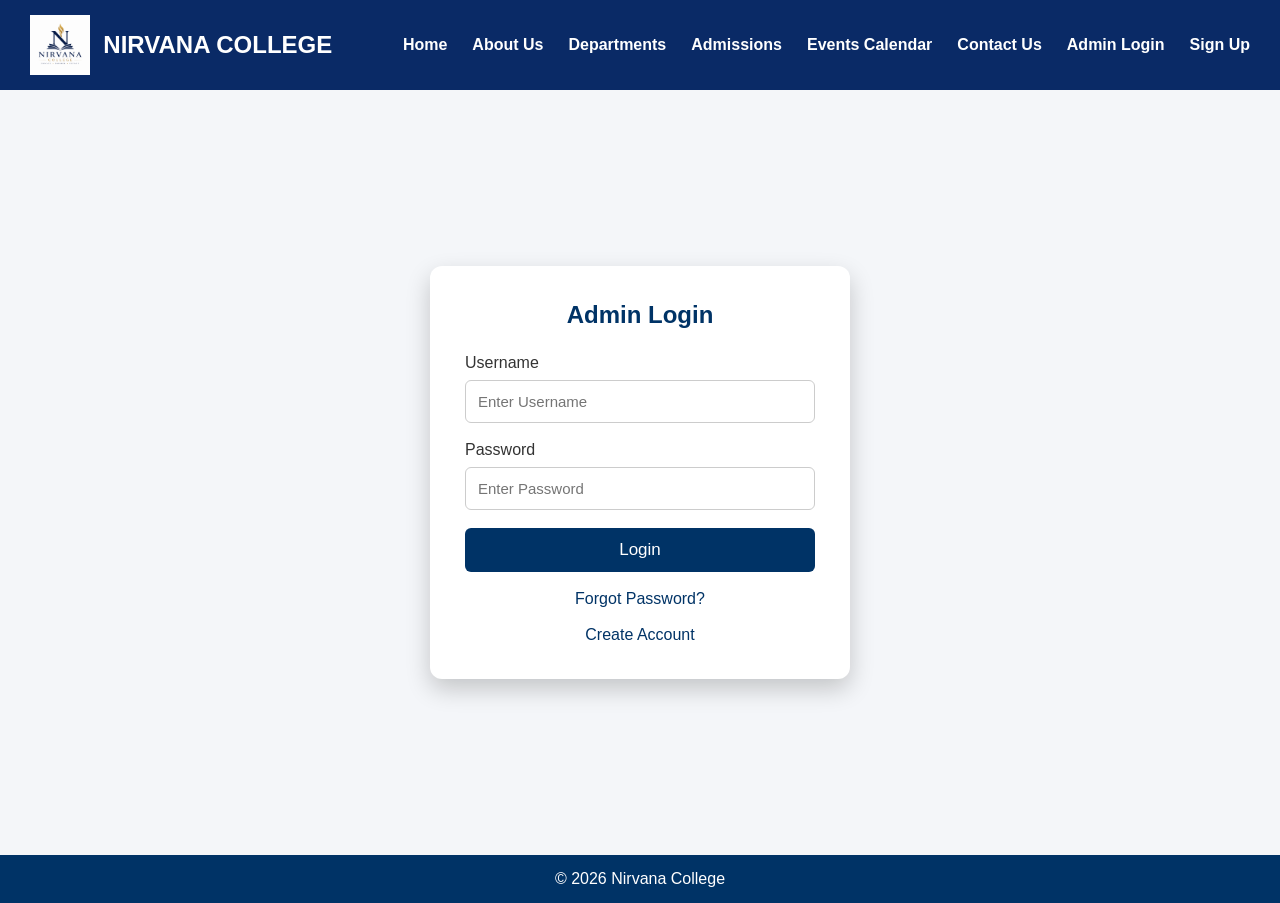
<file: login.html>
<html>

    <head>
        <meta charset="UTF-8">
        <meta name="viewport" content="width=device-width, initial-scale=1.0">
        <title>NIRVANA COLLEGE | LOGIN</title>
        <link rel="icon" type="image/png" href="niramini.png">
        <link rel="stylesheet" href="logincss.css">
        <style>
            
        </style>

    </head>

    <body>

        <header>

            <div class="logo">
                <img src="nira.png" alt="logo">
                &nbsp; NIRVANA COLLEGE
            </div>

            <div class="menu-toggle" onclick="toggleMenu()">
                <span></span>
                <span></span>
                <span></span>
            </div>

            <nav id="navMenu">
                <ul>
                    <li><a href="index.html">Home</a></li>
                    <li><a href="aboutus.html">About Us</a></li>
                    <li><a href="department.html">Departments</a></li>
                    <li><a href="admissions.html">Admissions</a></li>
                    <li><a href="events.html">Events Calendar</a></li>
                    <li><a href="contact.html">Contact Us</a></li>
                    <li><a href="login.html">Admin Login</a></li>
                    <li><a href="signup.html">Sign Up</a></li>
                </ul>
            </nav>

        </header>

        <div class="container">

            <div class="login-box">

                <h2>Admin Login</h2>

                <form>

                    <div class="input-group">
                        <label>Username</label>
                        <input type="text" placeholder="Enter Username" required>
                    </div>

                    <div class="input-group">
                        <label>Password</label>
                        <input type="password" placeholder="Enter Password" required>
                    </div>

                    <button type="submit">
                        Login
                    </button>

                    <div class="extra">
                        <a href="#">Forgot Password?</a>
                    </div>

                    <div class="extra">
                        <a href="signup.html">Create Account</a>
                    </div>

                </form>

            </div>

        </div>

        <footer>
            © 2026 Nirvana College
        </footer>

        <script>

            function toggleMenu() {
                document.getElementById("navMenu").classList.toggle("active");
            }

        </script>

    </body>

</html>
</file>
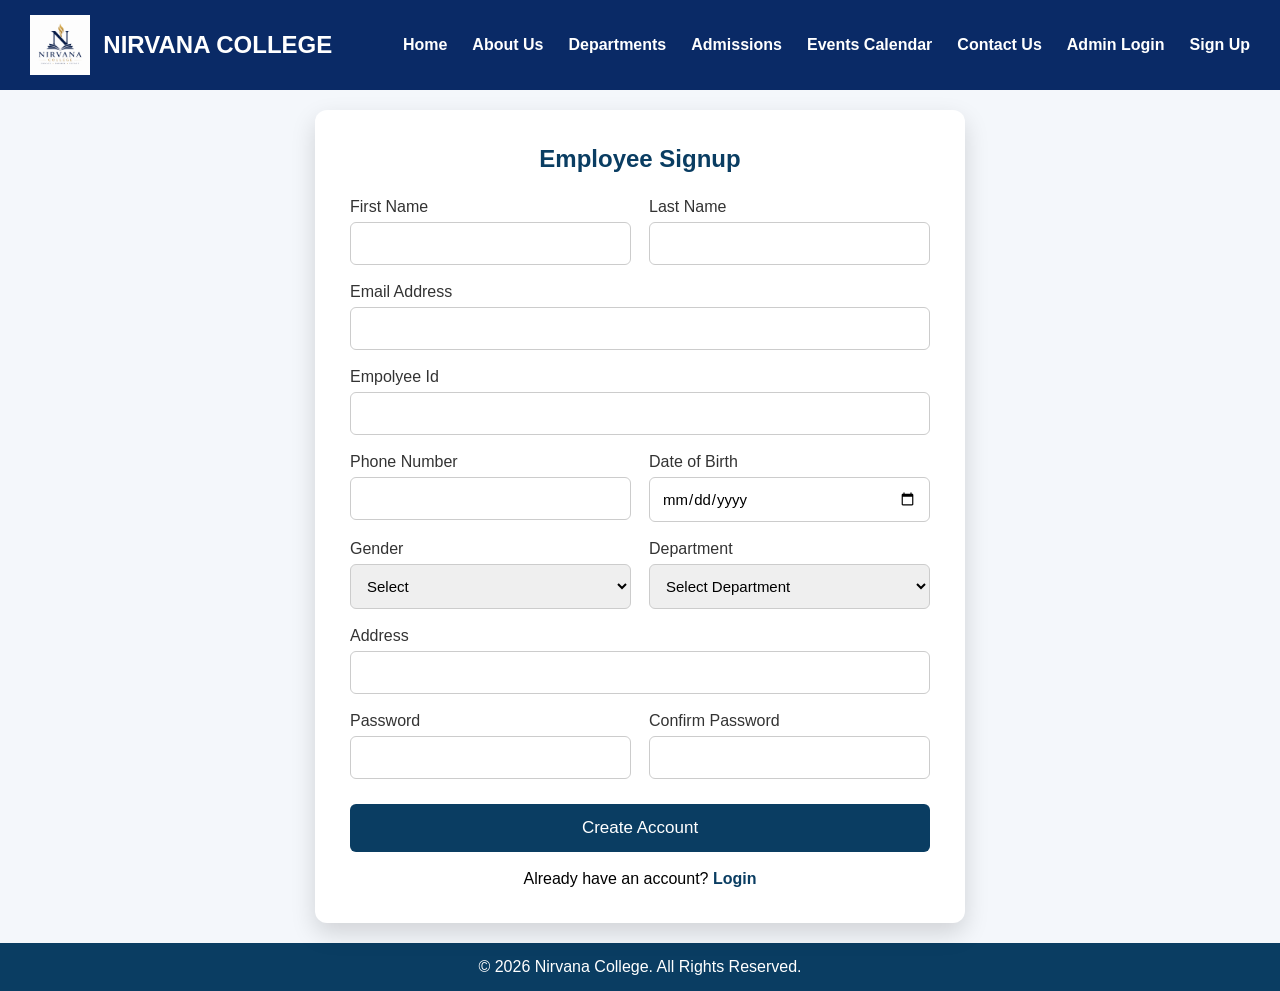
<file: signup.html>
<html>
    <head>
        <meta charset="UTF-8">
        <meta name="viewport" content="width=device-width, initial-scale=1.0">
        <title>NIRVANA COLLEGE | SIGN UP</title>
        <link rel="icon" type="image/png" href="niramini.png">
        <link rel="stylesheet" href="signupcss.css">
        

    </head>

    <body>

        <header>

            <div class="logo">
                <img src="nira.png" alt="logo">
                &nbsp; NIRVANA COLLEGE
            </div>

            <div class="menu-toggle" onclick="toggleMenu()">
                <span></span>
                <span></span>
                <span></span>
            </div>

            <nav id="navMenu">
                <ul>
                    <li><a href="index.html">Home</a></li>
                    <li><a href="aboutus.html">About Us</a></li>
                    <li><a href="department.html">Departments</a></li>
                    <li><a href="admissions.html">Admissions</a></li>
                    <li><a href="events.html">Events Calendar</a></li>
                    <li><a href="contact.html">Contact Us</a></li>
                    <li><a href="login.html">Admin Login</a></li>
                    <li><a href="signup.html">Sign Up</a></li>
                </ul>
            </nav>

        </header>

        <div class="container">

            <div class="signup-box">

                <h2>Employee Signup</h2>

                <form>

                    <div class="form-grid">

                        <div class="input-group">
                            <label>First Name</label>
                            <input type="text" required>
                        </div>

                        <div class="input-group">
                            <label>Last Name</label>
                            <input type="text" required>
                        </div>

                        <div class="input-group full">
                            <label>Email Address</label>
                            <input type="email" required>
                        </div>

                        <div class="input-group full">
                            <label>Empolyee Id</label>
                            <input type="email" required>
                        </div>

                        <div class="input-group">
                            <label>Phone Number</label>
                            <input type="tel" required>
                        </div>

                        <div class="input-group">
                            <label>Date of Birth</label>
                            <input type="date" required>
                        </div>

                        <div class="input-group">
                            <label>Gender</label>
                            <select required>
                                <option value="">Select</option>
                                <option>Male</option>
                                <option>Female</option>
                                <option>Other</option>
                            </select>
                        </div>

                        <div class="input-group">
                            <label>Department</label>
                            <select required>
                                <option value="">Select Department</option>
                                <option>Computer Science</option>
                                <option>Electronics</option>
                                <option>Mechanical</option>
                                <option>Civil</option>
                                <option>Business Administration</option>
                            </select>
                        </div>

                        <div class="input-group full">
                            <label>Address</label>
                            <input type="text" required>
                        </div>

                        <div class="input-group">
                            <label>Password</label>
                            <input type="password" required>
                        </div>

                        <div class="input-group">
                            <label>Confirm Password</label>
                            <input type="password" required>
                        </div>

                    </div>

                    <button type="submit">
                        Create Account
                    </button>

                    <div class="login-link">
                        Already have an account?
                        <a href="login.html">Login</a>
                    </div>

                </form>

            </div>

        </div>

        <footer>
            © 2026 Nirvana College. All Rights Reserved.
        </footer>

        <script>
            function toggleMenu() {
                document.getElementById("navMenu").classList.toggle("active");
            }
        </script>

    </body>

</html>
</file>
<file: admissions.css>
/* ======================================
        GOOGLE FONT & RESET
====================================== */


*{
    margin:0;
    padding:0;
    box-sizing:border-box;
    font-family:'Poppins',sans-serif;
}


html{
    scroll-behavior:smooth;
}


body{

    background:#f5f7fb;
    color:#333;
    overflow-x:hidden;

}



a{
    text-decoration:none;
}





/* ======================================
              HEADER
====================================== */


header{
            background-color: #0a2a66;
            color: #fff;
            padding: 10px 0;
            position: absolute;
            width: 100%;
            top: 0;
            z-index: 1000;
            box-shadow: 0 2px 10px rgba(0, 0, 0, 0.1);
        }




.navbar{

            display: flex;
            justify-content: space-between;
            align-items: center;
            max-width: 1200px;
            padding: 0 20px;

}





.logo{

            display: flex;
            align-items: center;
            font-size: 22px;
            font-weight: bold;

}




.logo img{

            width: 60px;
            height: 60px;
            margin-right: 10px;

}




.nav-menu{

            list-style: none;
            display: flex;
            gap: 15px;
            margin-right: -100px;

}   




.nav-menu li{

    list-style:none;

}




.nav-menu ul {

            color: #fff;
            text-decoration: none;
            font-size: 16px;
            transition: color 0.3s ease;  

}




.nav-menu a{

            color:white;
            text-decoration: none;
            font-weight: bold;
            font-size:16px;

}





.nav-menu a:hover{

            color: #ffcc00;
            border-bottom: 4px solid #ffcc00;
            border-bottom-right-radius: 9px;
            border-bottom-left-radius: 9px;

}







/* SIGNUP BUTTON */





.signup-btn:hover{

    border:none !important;
    background:white;

}








/* ======================================
          HAMBURGER ICON
====================================== */


.hamburger{

    display:none;
    cursor:pointer;

}



.hamburger span{

    display:block;
    width:28px;
    height:3px;
    background:white;
    margin:6px;
    border-radius:5px;

}
/* ======================================
              HERO SECTION
====================================== */


.hero{

    height:100vh;
    background:
    linear-gradient(
    rgba(10,42,102,0.75),
    rgba(10,42,102,0.75)
    ),
    url("https://images.unsplash.com/photo-1564981797816-1043664bf78d")
    center/cover no-repeat;


    display:flex;
    align-items:center;
    justify-content:center;
    text-align:center;
    color:white;

}



.hero-content{

    max-width:800px;
    padding:20px;

}



.hero-content h1{

    font-size:55px;
    margin-bottom:20px;
    font-weight:700;

}




.hero-content p{

    font-size:20px;
    line-height:1.7;
    margin-bottom:30px;

}




.hero-btn{

    display:inline-block;
    background:#ffcc00;
    color:#0a2a66;
    padding:14px 35px;
    border-radius:30px;
    font-weight:bold;
    transition:.3s;

}



.hero-btn:hover{

    background:white;
    transform:translateY(-5px);

}







/* ======================================
       COMMON SECTION STYLE
====================================== */


section{

    padding:80px 8%;

}



section h2{

    text-align:center;
    color:#0a2a66;
    font-size:36px;
    margin-bottom:15px;

}



.section-text{

    text-align:center;
    margin-bottom:40px;
    color:#666;

}







/* ======================================
       ADMISSION PROCESS
====================================== */


.process-container{

    display:grid;
    grid-template-columns:repeat(4,1fr);
    gap:25px;
    margin-top:40px;

}




.process-card{

    background:white;
    padding:30px 20px;
    text-align:center;
    border-radius:15px;
    box-shadow:0 5px 20px rgba(0,0,0,0.1);
    transition:.3s;

}



.process-card:hover{

    transform:translateY(-10px);

}



.number{

    width:60px;
    height:60px;
    background:#0a2a66;
    color:white;
    border-radius:50%;
    display:flex;
    align-items:center;
    justify-content:center;
    margin:auto;
    font-size:22px;
    font-weight:bold;

}



.process-card h3{

    margin:20px 0 10px;
    color:#0a2a66;

}



.process-card p{

    color:#666;
    line-height:1.6;

}







/* ======================================
          ELIGIBILITY
====================================== */


.eligibility{

    background:#eef3ff;

}




.eligibility-container{

    display:grid;
    grid-template-columns:repeat(2,1fr);
    gap:30px;
    margin-top:40px;

}




.eligibility-card{

    background:white;
    padding:30px;
    border-radius:15px;
    box-shadow:0 5px 20px rgba(0,0,0,.08);

}



.eligibility-card h3{

    color:#0a2a66;
    margin-bottom:20px;

}



.eligibility-card ul{

    padding-left:20px;

}



.eligibility-card li{

    margin-bottom:15px;
    line-height:1.6;

}
/* ======================================
          ADMISSION FORM
====================================== */


.admission-form{

    background:white;

}



form{

    max-width:1100px;
    margin:40px auto;
    background:#f8faff;
    padding:40px;
    border-radius:20px;
    box-shadow:0 5px 25px rgba(0,0,0,0.1);

}





.form-section{

    margin-bottom:35px;

}



.form-section h3{

    color:#0a2a66;
    font-size:24px;
    margin-bottom:25px;
    border-left:5px solid #ffcc00;
    padding-left:15px;

}





.input-group{

    display:grid;
    grid-template-columns:repeat(2,1fr);
    gap:25px;
    margin-bottom:20px;

}





.field{

    display:flex;
    flex-direction:column;

}





.field label,
.upload-box label{

    font-weight:600;
    margin-bottom:8px;
    color:#333;

}





.field input,
.field select,
textarea{


    padding:14px;
    border:1px solid #ddd;
    border-radius:10px;
    outline:none;
    font-size:15px;
    background:white;

}



.field input:focus,
.field select:focus,
textarea:focus{

    border-color:#0a2a66;

}





textarea{

    width:100%;
    height:130px;
    resize:none;

}







/* ======================================
          DOCUMENT UPLOAD
====================================== */


.upload-container{

    display:grid;
    grid-template-columns:repeat(3,1fr);
    gap:25px;

}





.upload-box{

    background:white;
    padding:25px;
    border-radius:15px;
    border:2px dashed #0a2a66;
    text-align:center;

}




.upload-box input{

    width:100%;
    margin-top:15px;

}






/* ======================================
          FORM BUTTONS
====================================== */


.form-buttons{

    display:flex;
    justify-content:center;
    gap:20px;
    margin-top:30px;

}




.form-buttons button{

    padding:14px 35px;
    border:none;
    border-radius:30px;
    font-size:16px;
    font-weight:bold;
    cursor:pointer;
    transition:.3s;

}





.submit-btn{

    background:#0a2a66;
    color:white;

}



.submit-btn:hover{

    background:#ffcc00;
    color:#0a2a66;

}





.reset-btn{

    background:#ddd;
    color:#333;

}



.reset-btn:hover{

    background:#bbb;

}





#message{

    text-align:center;
    font-weight:bold;
    margin-top:20px;
    color:green;

}






/* ======================================
          IMPORTANT DATES
====================================== */


.important-dates{

    background:#eef3ff;

}



.date-container{

    display:grid;
    grid-template-columns:repeat(4,1fr);
    gap:25px;
    margin-top:40px;

}





.date-card{

    background:white;
    padding:30px;
    text-align:center;
    border-radius:15px;
    box-shadow:0 5px 15px rgba(0,0,0,.1);

}



.date-card h3{

    width:55px;
    height:55px;
    background:#0a2a66;
    color:white;
    border-radius:50%;
    display:flex;
    justify-content:center;
    align-items:center;
    margin:auto;

}



.date-card h4{

    color:#0a2a66;
    margin:15px 0;

}
/* ======================================
          ADMISSION BANNER
====================================== */


.admission-banner{

    background:
    linear-gradient(
    rgba(10,42,102,.85),
    rgba(10,42,102,.85)
    ),
    url("https://images.unsplash.com/photo-1523050854058-8df90110c9f1")
    center/cover no-repeat;

    color:white;
    text-align:center;
    padding:70px 20px;

}



.admission-banner h2{

    color:white;
    margin-bottom:15px;

}



.admission-banner p{

    font-size:18px;
    margin-bottom:30px;

}



.admission-banner a{

    display:inline-block;
    background:#ffcc00;
    color:#0a2a66;
    padding:14px 30px;
    border-radius:30px;
    font-weight:bold;

}





/* ======================================
              FOOTER
====================================== */


footer{

    background:#061b45;
    color:white;
    padding:50px 8% 20px;

}



.footer-container{

    display:grid;
    grid-template-columns:repeat(3,1fr);
    gap:40px;

}



.footer-box h3{

    margin-bottom:20px;
    color:#ffcc00;

}



.footer-box p{

    line-height:1.7;
    color:#ddd;

}



.footer-box ul{

    list-style:none;

}



.footer-box ul li{

    margin-bottom:12px;

}



.footer-box a{

    color:white;

}



.footer-box a:hover{

    color:#ffcc00;

}



.copyright{

    text-align:center;
    margin-top:35px;
    border-top:1px solid rgba(255,255,255,.2);
    padding-top:20px;

}









/* ======================================
          TABLET RESPONSIVE
====================================== */


@media(max-width:992px){


.nav-menu{

    margin-right:0;
    gap:10px;

}


.nav-menu a{

    font-size:14px;

}



.process-container{

    grid-template-columns:repeat(2,1fr);

}



.upload-container{

    grid-template-columns:repeat(2,1fr);

}



.date-container{

    grid-template-columns:repeat(2,1fr);

}


}









/* ======================================
          MOBILE HAMBURGER
====================================== */


@media(max-width:768px){



.navbar{

    padding:0 20px;

}





.hamburger{

    display:block;
    z-index:2000;

}





.nav-menu{

    position:absolute;
    top:80px;
    left:0;

    width:100%;

    background:#0a2a66;

    flex-direction:column;

    align-items:center;

    gap:25px;

    padding:30px 0;


    transform:translateY(-150%);

    transition:.4s ease;

}




.nav-menu.active{

    transform:translateY(0);

}




.nav-menu a{

    font-size:17px;

}




.signup-btn{

    padding:10px 25px;

}







.hero-content h1{

    font-size:38px;

}



.hero-content p{

    font-size:16px;

}





.input-group{

    grid-template-columns:1fr;

}




.upload-container{

    grid-template-columns:1fr;

}




.process-container{

    grid-template-columns:1fr;

}





.eligibility-container{

    grid-template-columns:1fr;

}




.date-container{

    grid-template-columns:1fr;

}





.footer-container{

    grid-template-columns:1fr;

}



form{

    padding:25px;

}



section h2{

    font-size:28px;

}



}
</file>
<file: contact.css>
:root {
    color-scheme: light;
}

* {
    box-sizing: border-box;
}
header{
                    background:rgba(15, 91, 179, 0.959);
                    color:#fff;
                    position:sticky;
                    top:0;
                    z-index:999;
                    
                }

                .navbar{
                    display:flex;
                    justify-content:space-between;
                    align-items:center;
                    padding:10px 0;
                    width:90%;
                    max-width:1200px;
                    margin:auto;
                }

                .logo{
                    display: flex;
                    font-size:22px;
                    font-weight:bold;
                    align-items: center;
                    gap: 12px;
                }

                .logo img{
                    width:60px;
                    height:70px;
                    margin-right: 12px;
                }

                

                nav ul{
                    display:flex;
                    list-style:none;
                }

                nav ul li{
                    margin-left:10px;
                }

                nav ul li a{color:white;
                    text-decoration:none;
                }
        .hamburger{
  display:none;
  flex-direction:column;
  justify-content:space-between;
  width:38px;
  height:26px;
  background:rgba(255,255,255,0.12);
  border:1px solid rgba(255,255,255,0.9);
  border-radius:8px;
  cursor:pointer;
  margin-left:10px;
  padding:6px;
  position:relative;
  z-index:1001;
}
.hamburger span{
  display:block;
  height:3px;
  background:#fff;
  border-radius:2px;

}

body {
    margin: 0;
    font-family: Arial, Helvetica, sans-serif;
    background: linear-gradient(135deg, #e0f2fe, #f8fafc);
    color: #1f2937;
    
}

.page {
    min-height: 100vh;
    display: flex;
    align-items: center;
    justify-content: center;
    padding: 24px;
}

.contact-card {
    width: 100%;
    max-width: 1000px;
    background: #ffffff;
    border-radius: 16px;
    overflow: hidden;
    box-shadow: 0 12px 30px rgba(15, 23, 42, 0.15);
    display: grid;
    grid-template-columns: 1fr 1fr;
}

.info {
    background: #0f4c81;
    color: #ffffff;
    padding: 40px;
}

.info h1 {
    margin-top: 0;
    margin-bottom: 12px;
    font-size: 2rem;
}

.info p {
    line-height: 1.7;
    margin-bottom: 20px;
}

.info ul {
    padding-left: 18px;
    line-height: 1.8;
}

.contact-form {
    padding: 40px;
    display: flex;
    flex-direction: column;
    gap: 12px;
}

label {
    font-weight: 600;
    color: #374151;
}

input,
textarea,
button {
    font: inherit;
    padding: 12px 14px;
    border-radius: 8px;
    border: 1px solid #d1d5db;
}

textarea {
    resize: vertical;
    min-height: 110px;
}

button {
    margin-top: 8px;
    background: #0f4c81;
    color: #ffffff;
    border: none;
    cursor: pointer;
    transition: background 0.2s ease;
}

button:hover {
    background: #0b3b62;
}
footer {
    text-align: center;
    padding: 16px 20px;
    font-size: 0.95rem;
    margin-top: 24px;
    position: relative;
    z-index: 1;
    background-color: #2563eb;
}

footer p {
    font-size: 1rem;
    color: white;
}

@media (max-width: 1024px) {
    .contact-card {
        grid-template-columns: 1fr;
    }

    .page {
        padding: 20px;
    }
}

@media (max-width: 768px) {
    .page {
        padding: 12px;
        align-items: flex-start;
    }

    .contact-card {
        border-radius: 12px;
    }

    .info,
    .contact-form {
        padding: 20px;
    }

    .info h1 {
        font-size: 1.6rem;
    }

    .info p,
    .info ul {
        font-size: 0.95rem;
    }
}

@media (max-width: 768px) {
    .page {
        padding: 8px;
    }

    .info,
    .contact-form {
        padding: 16px;
    }

    input,
    textarea,
    button {
        padding: 10px 12px;
    }

    button {
        width: 100%;
    }

    .navbar {
        width: 90%;
        padding: 10px 0;
    }

    .logo {
        font-size: 18px;
    }

    .logo img {
        width: 48px;
        height: 56px;
    }

    nav#navMenu{
        position:fixed;
        top:0;
        right:-100%;
        width:80%;
        max-width:320px;
        height:100%;
        background:rgba(15,91,179,0.98);
        display:flex;
        align-items:flex-start;
        padding-top:80px;
        transition:right .28s ease;
        z-index:1000;
    }

    nav#navMenu.open{ right:0; }
    nav#navMenu ul{ flex-direction:column; gap:18px; padding-left:24px; }
    nav#navMenu ul li{ margin-left:0; }
    nav#navMenu ul li a{ color:#fff; font-size:18px; }
    .hamburger{ display:flex; }
    .menu-backdrop{
        position:fixed;
        inset:0;
        background:rgba(0,0,0,0.4);
        opacity:0;
        pointer-events:none;
        transition:opacity .28s;
        z-index:900;
    }

    .menu-backdrop.visible{ opacity:1; pointer-events:auto; }
}
</file>
<file: logincss.css>
* {
                margin: 0;
                padding: 0;
                box-sizing: border-box;
                font-family: Arial, Helvetica, sans-serif;
            }

            body {
                background: #f4f6f9;
            }

            /* ================= HEADER ================= */

            header {
                width: 100%;
                background: #0a2a66;
                color: white;
                display: flex;
                justify-content: space-between;
                align-items: center;
                padding: 15px 30px;
                position: relative;
                top: 0;
                z-index: 1000;
            }

            .logo {
                display: flex;
                align-items: center;
                font-size: 24px;
                font-weight: bold;
            }

            .logo img {
                width: 60px;
                height: 60px;
            }

            /* ================= NAVIGATION ================= */

            nav ul {
                display: flex;
                list-style: none;
                gap: 25px;
                font-weight: bold;
            }



            nav ul li a {
                color: white;
                text-decoration: none;

            }

            nav ul li a:hover {
                color: #ffd700;
            }

            /* ================= HAMBURGER MENU FOR MOBILE VIEW ================= */

            .menu-toggle {
                display: none;
                flex-direction: column;
                cursor: pointer;
            }

            .menu-toggle span {
                width: 28px;
                height: 3px;
                background: white;
                margin: 4px;
                transition: .3s;
            }

            /* ================= LOGIN SECTION ================= */

            .container {
                display: flex;
                justify-content: center;
                align-items: center;
                min-height: 85vh;
                padding: 20px;
            }

            .login-box {
                background: white;
                width: 100%;
                max-width: 420px;
                padding: 35px;
                border-radius: 12px;
                box-shadow: 0 10px 25px rgba(0, 0, 0, .2);
            }

            .login-box h2 {
                text-align: center;
                color: #003366;
                margin-bottom: 25px;
            }

            .input-group {
                margin-bottom: 18px;
            }

            .input-group label {
                display: block;
                margin-bottom: 8px;
                color: #333;
            }

            .input-group input {
                width: 100%;
                padding: 12px;
                border: 1px solid #ccc;
                border-radius: 6px;
                font-size: 15px;
            }

            .input-group input:focus {
                outline: none;
                border-color: #003366;
            }

            button {
                width: 100%;
                padding: 12px;
                background: #003366;
                color: white;
                border: none;
                border-radius: 6px;
                font-size: 17px;
                cursor: pointer;
                transition: .3s;
            }

            button:hover {
                background: #00509d;
            }

            .extra {
                margin-top: 18px;
                text-align: center;
            }

            .extra a {
                text-decoration: none;
                color: #003366;
            }

            footer {
                background: #003366;
                color: white;
                text-align: center;
                padding: 15px;
            }

            /* ================= MOBILE VIEW ================= */

            @media(max-width:768px) {

                nav {
                    position: absolute;
                    top: 70px;
                    left: 0;
                    width: 100%;
                    background: #003366;
                    display: none;
                }

                nav.active {
                    display: block;
                }

                nav ul {
                    flex-direction: column;
                }

                nav ul li {
                    margin: 18px 0;
                    text-align: center;
                }

                .menu-toggle {
                    display: flex;
                }

                .login-box {
                    padding: 25px;
                }

                .logo {
                    font-size: 20px;
                }

            }

            @media(max-width:480px) {

                .login-box {
                    padding: 20px;
                }

                .login-box h2 {
                    font-size: 24px;
                }

                button {
                    font-size: 16px;
                }

            }
</file>
<file: signupcss.css>
* {
                margin: 0;
                padding: 0;
                box-sizing: border-box;
                font-family: Arial, Helvetica, sans-serif;
            }

            body {
                background: #f4f7fb;
            }

            /* HEADER */
            header {
                width: 100%;
                background: #0a2a66;
                color: #fff;
                display: flex;
                justify-content: space-between;
                align-items: center;
                padding: 15px 30px;
                position: relative;
                top: 0;
                z-index: 1000;
            }

            .logo {
                display: flex;
                align-items: center;
                font-size: 24px;
                font-weight: bold;
            }

            .logo img {
                width: 60px;
                height: 60px;
            }

            /* ================= NAVIGATION ================= */


            nav ul {
                display: flex;
                list-style: none;
                gap: 25px;
                font-weight: bold;
            }



            nav ul li a {
                color: #fff;
                text-decoration: none;

            }

            nav ul li a:hover {
                color: #ffd700;
            }

            /* ================= HAMBURGER MENU FOR MOBILE VIEW ================= */


            .menu-toggle {
                display: none;
                flex-direction: column;
                cursor: pointer;
            }

            .menu-toggle span {
                width: 28px;
                height: 3px;
                background: #fff;
                margin: 4px;
            }

            /* ================= MAIN ================= */


            .container {
                display: flex;
                justify-content: center;
                align-items: center;
                min-height: 90vh;
                padding: 20px;
            }

            .signup-box {
                background: #fff;
                width: 100%;
                max-width: 650px;
                padding: 35px;
                border-radius: 12px;
                box-shadow: 0 10px 25px rgba(0, 0, 0, .15);
            }

            .signup-box h2 {
                text-align: center;
                color: #0a3d62;
                margin-bottom: 25px;
            }

            .form-grid {
                display: grid;
                grid-template-columns: 1fr 1fr;
                gap: 18px;
            }

            .input-group {
                display: flex;
                flex-direction: column;
            }

            .input-group.full {
                grid-column: 1 / 3;
            }

            label {
                margin-bottom: 6px;
                color: #333;
            }

            input,
            select {
                padding: 12px;
                border: 1px solid #ccc;
                border-radius: 6px;
                font-size: 15px;
            }

            input:focus,
            select:focus {
                outline: none;
                border-color: #0a3d62;
            }

            button {
                width: 100%;
                padding: 14px;
                margin-top: 25px;
                background: #0a3d62;
                color: #fff;
                border: none;
                border-radius: 6px;
                font-size: 17px;
                cursor: pointer;
                transition: .3s;
            }

            button:hover {
                background: #145da0;
            }

            .login-link {
                margin-top: 18px;
                text-align: center;
            }

            .login-link a {
                color: #0a3d62;
                text-decoration: none;
                font-weight: bold;
            }

            footer {
                background: #0a3d62;
                color: #fff;
                text-align: center;
                padding: 15px;
            }

            /* ================= MOBILE VIEW ================= */

            @media(max-width:768px) {

                .menu-toggle {
                    display: flex;
                }

                nav {
                    display: none;
                    position: absolute;
                    top: 70px;
                    left: 0;
                    width: 100%;
                    background: #0a3d62;
                }

                nav.active {
                    display: block;
                }

                nav ul {
                    flex-direction: column;
                }

                nav ul li {
                    margin: 18px 0;
                    text-align: center;
                }

                .form-grid {
                    grid-template-columns: 1fr;
                }

                .input-group.full {
                    grid-column: 1;
                }

            }



            @media(max-width:480px) {

                header {
                    padding: 15px 20px;
                }

                .logo {
                    font-size: 20px;
                }

                .signup-box {
                    padding: 25px;
                }

                .signup-box h2 {
                    font-size: 24px;
                }

                button {
                    font-size: 16px;
                }

            }
</file>
